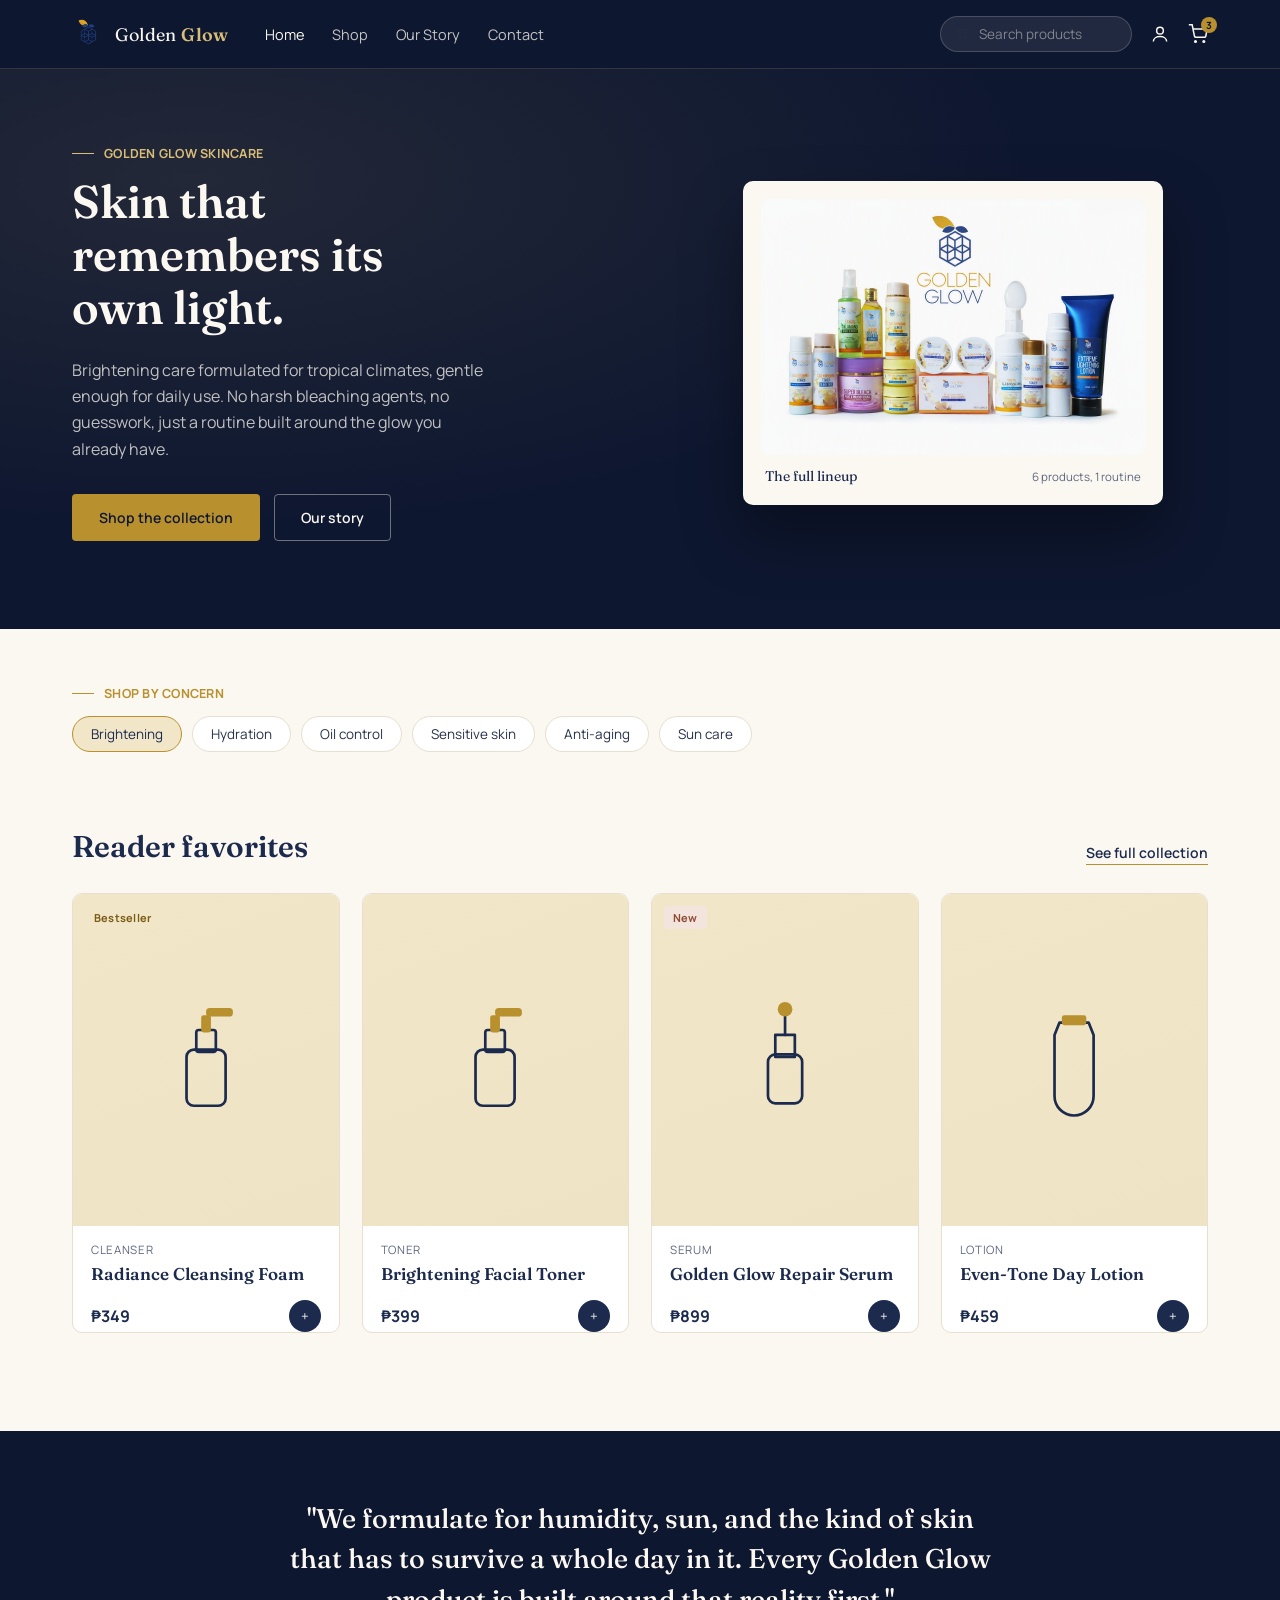
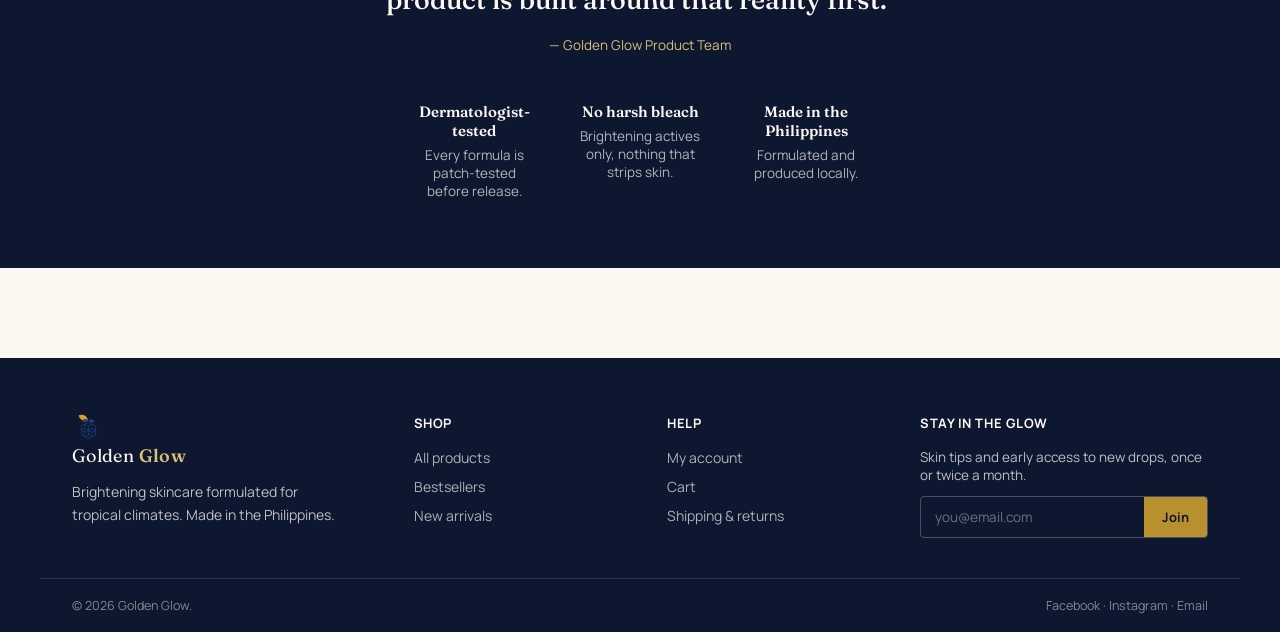
<file: index.html>
<!DOCTYPE html>
<html lang="en">
<head>
<meta charset="UTF-8">
<meta name="viewport" content="width=device-width, initial-scale=1.0">
<title>Golden Glow — Skin that remembers its own light</title>
<link rel="preconnect" href="https://fonts.googleapis.com">
<link href="https://fonts.googleapis.com/css2?family=Fraunces:opsz,wght@9..144,500;9..144,600&family=Manrope:wght@400;500;600;700&display=swap" rel="stylesheet">
<link rel="stylesheet" href="style.css">
<link rel="stylesheet" href="home.css">
</head>
<body>

<div class="topbar">
  <div class="topbar-inner">
    <a href="index.html" class="brand">
      <img src="assets/gglogo.png" alt="Golden Glow">
      <span class="brand-word">Golden <b>Glow</b></span>
    </a>
    <nav class="nav-links">
      <a href="index.html" class="current">Home</a>
      <a href="shop.html">Shop</a>
      <a href="index.html#story">Our Story</a>
      <a href="index.html#story">Contact</a>
    </nav>
    <div class="top-actions">
      <div class="top-search">
        <svg width="14" height="14" viewBox="0 0 24 24" fill="none" stroke="currentColor" stroke-width="2"><circle cx="11" cy="11" r="7"/><line x1="21" y1="21" x2="16.65" y2="16.65"/></svg>
        <input type="text" placeholder="Search products">
      </div>
      <a href="login.html" class="icon-link" title="Account">
        <svg width="20" height="20" viewBox="0 0 24 24" fill="none" stroke="currentColor" stroke-width="1.8"><circle cx="12" cy="8" r="4"/><path d="M4 21c0-4 4-6 8-6s8 2 8 6"/></svg>
      </a>
      <a href="cart.html" class="icon-link" title="Cart">
        <svg width="20" height="20" viewBox="0 0 24 24" fill="none" stroke="currentColor" stroke-width="1.8"><circle cx="9" cy="21" r="1"/><circle cx="19" cy="21" r="1"/><path d="M1 1h4l2.7 13.4a2 2 0 0 0 2 1.6h9.7a2 2 0 0 0 2-1.6L23 6H6"/></svg>
        <span class="cart-count">3</span>
      </a>
    </div>
  </div>
</div>

<section class="hero">
  <div class="hero-grid">
    <div class="hero-copy">
      <div class="eyebrow-line">GOLDEN GLOW SKINCARE</div>
      <h1>Skin that remembers its own light.</h1>
      <p>Brightening care formulated for tropical climates, gentle enough for daily use. No harsh bleaching agents, no guesswork, just a routine built around the glow you already have.</p>
      <div class="hero-actions">
        <a href="shop.html" class="btn btn-gold">Shop the collection</a>
        <a href="index.html#story" class="btn btn-ghost-light">Our story</a>
      </div>
    </div>
    <div class="hero-photo-wrap">
      <div class="hero-photo">
        <img src="assets/ggprod.png" alt="Golden Glow product lineup">
        <div class="hero-photo-cap">
          <span>The full lineup</span>
          <span>6 products, 1 routine</span>
        </div>
      </div>
    </div>
  </div>
</section>

<div class="wrap concerns">
  <div class="eyebrow-line">SHOP BY CONCERN</div>
  <div class="concerns-row">
    <a href="shop.html" class="chip active">Brightening</a>
    <a href="shop.html" class="chip">Hydration</a>
    <a href="shop.html" class="chip">Oil control</a>
    <a href="shop.html" class="chip">Sensitive skin</a>
    <a href="shop.html" class="chip">Anti-aging</a>
    <a href="shop.html" class="chip">Sun care</a>
  </div>
</div>

<div class="wrap featured">
  <div class="section-head">
    <h2>Reader favorites</h2>
    <a href="shop.html" class="see-all">See full collection</a>
  </div>
  <div class="grid-4">

    <a href="product.html" class="product-card">
      <div class="product-thumb">
        <span class="badge badge-gold">Bestseller</span>
        <svg viewBox="0 0 100 100"><rect class="pline" x="34" y="42" width="32" height="46" rx="6"/><rect class="pline" x="42" y="26" width="16" height="18" rx="2"/><rect class="pcap" x="46" y="14" width="8" height="14" rx="2"/><rect class="pcap" x="50" y="8" width="22" height="7" rx="3"/></svg>
      </div>
      <div class="product-body">
        <span class="product-cat">Cleanser</span>
        <span class="product-name">Radiance Cleansing Foam</span>
        <div class="product-row">
          <span class="product-price">₱349</span>
          <button class="add-line" type="button" aria-label="Add to cart">+</button>
        </div>
      </div>
    </a>

    <a href="product.html" class="product-card">
      <div class="product-thumb">
        <svg viewBox="0 0 100 100"><rect class="pline" x="34" y="42" width="32" height="46" rx="6"/><rect class="pline" x="42" y="26" width="16" height="18" rx="2"/><rect class="pcap" x="46" y="14" width="8" height="14" rx="2"/><rect class="pcap" x="50" y="8" width="22" height="7" rx="3"/></svg>
      </div>
      <div class="product-body">
        <span class="product-cat">Toner</span>
        <span class="product-name">Brightening Facial Toner</span>
        <div class="product-row">
          <span class="product-price">₱399</span>
          <button class="add-line" type="button" aria-label="Add to cart">+</button>
        </div>
      </div>
    </a>

    <a href="product.html" class="product-card">
      <div class="product-thumb">
        <span class="badge badge-blush">New</span>
        <svg viewBox="0 0 100 100"><rect class="pline" x="36" y="46" width="28" height="40" rx="6"/><rect class="pline" x="42" y="30" width="16" height="18"/><path class="pline" d="M50 10 L50 30"/><ellipse class="pcap" cx="50" cy="9" rx="6" ry="6"/></svg>
      </div>
      <div class="product-body">
        <span class="product-cat">Serum</span>
        <span class="product-name">Golden Glow Repair Serum</span>
        <div class="product-row">
          <span class="product-price">₱899</span>
          <button class="add-line" type="button" aria-label="Add to cart">+</button>
        </div>
      </div>
    </a>

    <a href="product.html" class="product-card">
      <div class="product-thumb">
        <svg viewBox="0 0 100 100"><path class="pline" d="M38 20 h24 l4 10 v50 a14 14 0 0 1 -32 0 v-50 z"/><rect class="pcap" x="40" y="14" width="20" height="8" rx="2"/></svg>
      </div>
      <div class="product-body">
        <span class="product-cat">Lotion</span>
        <span class="product-name">Even-Tone Day Lotion</span>
        <div class="product-row">
          <span class="product-price">₱459</span>
          <button class="add-line" type="button" aria-label="Add to cart">+</button>
        </div>
      </div>
    </a>

  </div>
</div>

<section class="promise" id="story">
  <div class="promise-inner">
    <blockquote>"We formulate for humidity, sun, and the kind of skin that has to survive a whole day in it. Every Golden Glow product is built around that reality first."</blockquote>
    <cite>— Golden Glow Product Team</cite>
    <div class="pillars">
      <div class="pillar"><b>Dermatologist-tested</b>Every formula is patch-tested before release.</div>
      <div class="pillar"><b>No harsh bleach</b>Brightening actives only, nothing that strips skin.</div>
      <div class="pillar"><b>Made in the Philippines</b>Formulated and produced locally.</div>
    </div>
  </div>
</section>

<footer class="site-footer">
  <div class="footer-top">
    <div class="footer-brand">
      <a href="index.html" class="brand">
        <img src="assets/gglogo.png" alt="Golden Glow">
        <span class="brand-word">Golden <b>Glow</b></span>
      </a>
      <p>Brightening skincare formulated for tropical climates. Made in the Philippines.</p>
    </div>
    <div>
      <h5>Shop</h5>
      <a href="shop.html">All products</a>
      <a href="shop.html">Bestsellers</a>
      <a href="shop.html">New arrivals</a>
    </div>
    <div>
      <h5>Help</h5>
      <a href="login.html">My account</a>
      <a href="cart.html">Cart</a>
      <a href="index.html#story">Shipping &amp; returns</a>
    </div>
    <div>
      <h5>Stay in the glow</h5>
      <p class="newsletter-copy">Skin tips and early access to new drops, once or twice a month.</p>
      <div class="footer-newsletter">
        <input type="email" placeholder="you@email.com">
        <button type="button">Join</button>
      </div>
    </div>
  </div>
  <div class="footer-bottom">
    <span>© 2026 Golden Glow.</span>
    <span>Facebook · Instagram · Email</span>
  </div>
</footer>

</body>
</html>
</file>
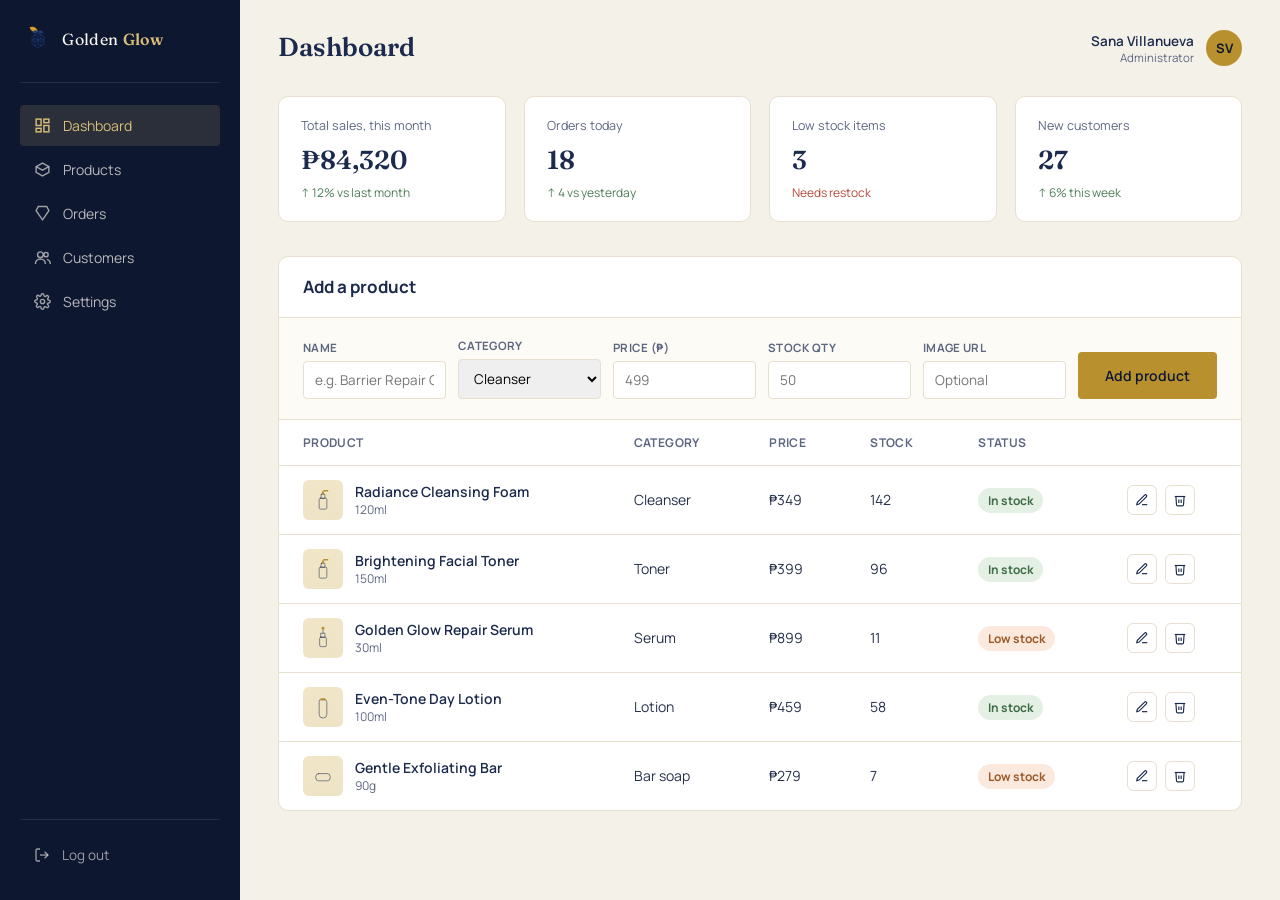
<file: admin.html>
<!DOCTYPE html>
<html lang="en">
<head>
<meta charset="UTF-8">
<meta name="viewport" content="width=device-width, initial-scale=1.0">
<title>Admin Dashboard — Golden Glow</title>
<meta http-equiv="refresh" content="0; url=admin.php">
<link rel="preconnect" href="https://fonts.googleapis.com">
<link href="https://fonts.googleapis.com/css2?family=Fraunces:opsz,wght@9..144,500;9..144,600&family=Manrope:wght@400;500;600;700&display=swap" rel="stylesheet">
<link rel="stylesheet" href="style.css">
<link rel="stylesheet" href="admin.css">
</head>
<body>

<div class="admin-shell">

  <aside class="sidebar">
    <a href="index.html" class="brand">
      <img src="assets/gglogo.png" alt="Golden Glow">
      <span class="brand-word">Golden <b>Glow</b></span>
    </a>
    <nav class="side-nav">
      <a href="admin.html" class="active">
        <svg width="17" height="17" viewBox="0 0 24 24" fill="none" stroke="currentColor" stroke-width="2"><rect x="3" y="3" width="7" height="9"/><rect x="14" y="3" width="7" height="5"/><rect x="14" y="12" width="7" height="9"/><rect x="3" y="16" width="7" height="5"/></svg>
        Dashboard
      </a>
      <a href="admin.html">
        <svg width="17" height="17" viewBox="0 0 24 24" fill="none" stroke="currentColor" stroke-width="2"><path d="M21 8l-9-5-9 5v8l9 5 9-5V8z"/><path d="M3 8l9 5 9-5"/></svg>
        Products
      </a>
      <a href="admin.html">
        <svg width="17" height="17" viewBox="0 0 24 24" fill="none" stroke="currentColor" stroke-width="2"><path d="M6 2h12l3 6-9 13L3 8z"/></svg>
        Orders
      </a>
      <a href="admin.html">
        <svg width="17" height="17" viewBox="0 0 24 24" fill="none" stroke="currentColor" stroke-width="2"><circle cx="9" cy="8" r="4"/><path d="M2 21c0-4 3-7 7-7s7 3 7 7"/><circle cx="17" cy="8" r="3"/><path d="M23 21c0-3-2-5.5-5-6.3"/></svg>
        Customers
      </a>
      <a href="admin.html">
        <svg width="17" height="17" viewBox="0 0 24 24" fill="none" stroke="currentColor" stroke-width="2"><circle cx="12" cy="12" r="3"/><path d="M19.4 15a1.7 1.7 0 0 0 .3 1.9l.1.1a2 2 0 1 1-2.8 2.8l-.1-.1a1.7 1.7 0 0 0-1.9-.3 1.7 1.7 0 0 0-1 1.6V21a2 2 0 1 1-4 0v-.2a1.7 1.7 0 0 0-1-1.6 1.7 1.7 0 0 0-1.9.3l-.1.1a2 2 0 1 1-2.8-2.8l.1-.1a1.7 1.7 0 0 0 .3-1.9 1.7 1.7 0 0 0-1.6-1H3a2 2 0 1 1 0-4h.2a1.7 1.7 0 0 0 1.6-1 1.7 1.7 0 0 0-.3-1.9l-.1-.1a2 2 0 1 1 2.8-2.8l.1.1a1.7 1.7 0 0 0 1.9.3H9a1.7 1.7 0 0 0 1-1.6V3a2 2 0 1 1 4 0v.2a1.7 1.7 0 0 0 1 1.6 1.7 1.7 0 0 0 1.9-.3l.1-.1a2 2 0 1 1 2.8 2.8l-.1.1a1.7 1.7 0 0 0-.3 1.9V9a1.7 1.7 0 0 0 1.6 1H21a2 2 0 1 1 0 4h-.2a1.7 1.7 0 0 0-1.6 1z"/></svg>
        Settings
      </a>
    </nav>
    <div class="side-foot">
      <a href="login.html">
        <svg width="16" height="16" viewBox="0 0 24 24" fill="none" stroke="currentColor" stroke-width="2"><path d="M9 21H5a2 2 0 0 1-2-2V5a2 2 0 0 1 2-2h4"/><polyline points="16 17 21 12 16 7"/><line x1="21" y1="12" x2="9" y2="12"/></svg>
        Log out
      </a>
    </div>
  </aside>

  <main class="admin-main">
    <div class="admin-topbar">
      <h1>Dashboard</h1>
      <div class="admin-who">
        <div>
          <div class="name">Sana Villanueva</div>
          <div class="role">Administrator</div>
        </div>
        <div class="avatar">SV</div>
      </div>
    </div>

    <div class="stat-grid">
      <div class="stat-card">
        <div class="label">Total sales, this month</div>
        <div class="value">₱84,320</div>
        <div class="delta up">↑ 12% vs last month</div>
      </div>
      <div class="stat-card">
        <div class="label">Orders today</div>
        <div class="value">18</div>
        <div class="delta up">↑ 4 vs yesterday</div>
      </div>
      <div class="stat-card">
        <div class="label">Low stock items</div>
        <div class="value">3</div>
        <div class="delta down">Needs restock</div>
      </div>
      <div class="stat-card">
        <div class="label">New customers</div>
        <div class="value">27</div>
        <div class="delta up">↑ 6% this week</div>
      </div>
    </div>

    <div class="panel">
      <div class="panel-head">
        <h2>Add a product</h2>
      </div>
      <div class="add-form">
        <div class="field"><label>Name</label><input type="text" placeholder="e.g. Barrier Repair Cream"></div>
        <div class="field"><label>Category</label>
          <select>
            <option>Cleanser</option>
            <option>Toner</option>
            <option>Serum</option>
            <option>Lotion</option>
            <option>Cream</option>
            <option>Bar soap</option>
          </select>
        </div>
        <div class="field"><label>Price (₱)</label><input type="number" placeholder="499"></div>
        <div class="field"><label>Stock qty</label><input type="number" placeholder="50"></div>
        <div class="field"><label>Image URL</label><input type="text" placeholder="Optional"></div>
        <button class="btn btn-gold" type="button">Add product</button>
      </div>

      <table>
        <thead>
          <tr>
            <th>Product</th>
            <th>Category</th>
            <th>Price</th>
            <th>Stock</th>
            <th>Status</th>
            <th></th>
          </tr>
        </thead>
        <tbody>
          <tr>
            <td>
              <div class="row-product">
                <div class="row-thumb"><svg viewBox="0 0 100 100"><rect class="pline" x="34" y="42" width="32" height="46" rx="6"/><rect class="pline" x="42" y="26" width="16" height="18" rx="2"/><rect class="pcap" x="46" y="14" width="8" height="14" rx="2"/><rect class="pcap" x="50" y="8" width="22" height="7" rx="3"/></svg></div>
                <div><div class="row-name">Radiance Cleansing Foam</div><div class="row-cat">120ml</div></div>
              </div>
            </td>
            <td>Cleanser</td>
            <td>₱349</td>
            <td>142</td>
            <td><span class="stock-tag ok">In stock</span></td>
            <td>
              <div class="row-actions">
                <button class="icon-btn" type="button" aria-label="Edit"><svg width="14" height="14" viewBox="0 0 24 24" fill="none" stroke="currentColor" stroke-width="2"><path d="M12 20h9"/><path d="M16.5 3.5a2.1 2.1 0 0 1 3 3L7 19l-4 1 1-4Z"/></svg></button>
                <button class="icon-btn danger" type="button" aria-label="Delete"><svg width="14" height="14" viewBox="0 0 24 24" fill="none" stroke="currentColor" stroke-width="2"><polyline points="3 6 5 6 21 6"/><path d="M19 6l-1 14a2 2 0 0 1-2 2H8a2 2 0 0 1-2-2L5 6"/><path d="M10 11v6"/><path d="M14 11v6"/></svg></button>
              </div>
            </td>
          </tr>
          <tr>
            <td>
              <div class="row-product">
                <div class="row-thumb"><svg viewBox="0 0 100 100"><rect class="pline" x="34" y="42" width="32" height="46" rx="6"/><rect class="pline" x="42" y="26" width="16" height="18" rx="2"/><rect class="pcap" x="46" y="14" width="8" height="14" rx="2"/><rect class="pcap" x="50" y="8" width="22" height="7" rx="3"/></svg></div>
                <div><div class="row-name">Brightening Facial Toner</div><div class="row-cat">150ml</div></div>
              </div>
            </td>
            <td>Toner</td>
            <td>₱399</td>
            <td>96</td>
            <td><span class="stock-tag ok">In stock</span></td>
            <td>
              <div class="row-actions">
                <button class="icon-btn" type="button" aria-label="Edit"><svg width="14" height="14" viewBox="0 0 24 24" fill="none" stroke="currentColor" stroke-width="2"><path d="M12 20h9"/><path d="M16.5 3.5a2.1 2.1 0 0 1 3 3L7 19l-4 1 1-4Z"/></svg></button>
                <button class="icon-btn danger" type="button" aria-label="Delete"><svg width="14" height="14" viewBox="0 0 24 24" fill="none" stroke="currentColor" stroke-width="2"><polyline points="3 6 5 6 21 6"/><path d="M19 6l-1 14a2 2 0 0 1-2 2H8a2 2 0 0 1-2-2L5 6"/><path d="M10 11v6"/><path d="M14 11v6"/></svg></button>
              </div>
            </td>
          </tr>
          <tr>
            <td>
              <div class="row-product">
                <div class="row-thumb"><svg viewBox="0 0 100 100"><rect class="pline" x="36" y="46" width="28" height="40" rx="6"/><rect class="pline" x="42" y="30" width="16" height="18"/><path class="pline" d="M50 10 L50 30"/><ellipse class="pcap" cx="50" cy="9" rx="6" ry="6"/></svg></div>
                <div><div class="row-name">Golden Glow Repair Serum</div><div class="row-cat">30ml</div></div>
              </div>
            </td>
            <td>Serum</td>
            <td>₱899</td>
            <td>11</td>
            <td><span class="stock-tag low">Low stock</span></td>
            <td>
              <div class="row-actions">
                <button class="icon-btn" type="button" aria-label="Edit"><svg width="14" height="14" viewBox="0 0 24 24" fill="none" stroke="currentColor" stroke-width="2"><path d="M12 20h9"/><path d="M16.5 3.5a2.1 2.1 0 0 1 3 3L7 19l-4 1 1-4Z"/></svg></button>
                <button class="icon-btn danger" type="button" aria-label="Delete"><svg width="14" height="14" viewBox="0 0 24 24" fill="none" stroke="currentColor" stroke-width="2"><polyline points="3 6 5 6 21 6"/><path d="M19 6l-1 14a2 2 0 0 1-2 2H8a2 2 0 0 1-2-2L5 6"/><path d="M10 11v6"/><path d="M14 11v6"/></svg></button>
              </div>
            </td>
          </tr>
          <tr>
            <td>
              <div class="row-product">
                <div class="row-thumb"><svg viewBox="0 0 100 100"><path class="pline" d="M38 20 h24 l4 10 v50 a14 14 0 0 1 -32 0 v-50 z"/><rect class="pcap" x="40" y="14" width="20" height="8" rx="2"/></svg></div>
                <div><div class="row-name">Even-Tone Day Lotion</div><div class="row-cat">100ml</div></div>
              </div>
            </td>
            <td>Lotion</td>
            <td>₱459</td>
            <td>58</td>
            <td><span class="stock-tag ok">In stock</span></td>
            <td>
              <div class="row-actions">
                <button class="icon-btn" type="button" aria-label="Edit"><svg width="14" height="14" viewBox="0 0 24 24" fill="none" stroke="currentColor" stroke-width="2"><path d="M12 20h9"/><path d="M16.5 3.5a2.1 2.1 0 0 1 3 3L7 19l-4 1 1-4Z"/></svg></button>
                <button class="icon-btn danger" type="button" aria-label="Delete"><svg width="14" height="14" viewBox="0 0 24 24" fill="none" stroke="currentColor" stroke-width="2"><polyline points="3 6 5 6 21 6"/><path d="M19 6l-1 14a2 2 0 0 1-2 2H8a2 2 0 0 1-2-2L5 6"/><path d="M10 11v6"/><path d="M14 11v6"/></svg></button>
              </div>
            </td>
          </tr>
          <tr>
            <td>
              <div class="row-product">
                <div class="row-thumb"><svg viewBox="0 0 100 100"><rect class="pline" x="20" y="40" width="60" height="30" rx="12"/></svg></div>
                <div><div class="row-name">Gentle Exfoliating Bar</div><div class="row-cat">90g</div></div>
              </div>
            </td>
            <td>Bar soap</td>
            <td>₱279</td>
            <td>7</td>
            <td><span class="stock-tag low">Low stock</span></td>
            <td>
              <div class="row-actions">
                <button class="icon-btn" type="button" aria-label="Edit"><svg width="14" height="14" viewBox="0 0 24 24" fill="none" stroke="currentColor" stroke-width="2"><path d="M12 20h9"/><path d="M16.5 3.5a2.1 2.1 0 0 1 3 3L7 19l-4 1 1-4Z"/></svg></button>
                <button class="icon-btn danger" type="button" aria-label="Delete"><svg width="14" height="14" viewBox="0 0 24 24" fill="none" stroke="currentColor" stroke-width="2"><polyline points="3 6 5 6 21 6"/><path d="M19 6l-1 14a2 2 0 0 1-2 2H8a2 2 0 0 1-2-2L5 6"/><path d="M10 11v6"/><path d="M14 11v6"/></svg></button>
              </div>
            </td>
          </tr>
        </tbody>
      </table>
    </div>

  </main>
</div>

</body>
</html>
</file>
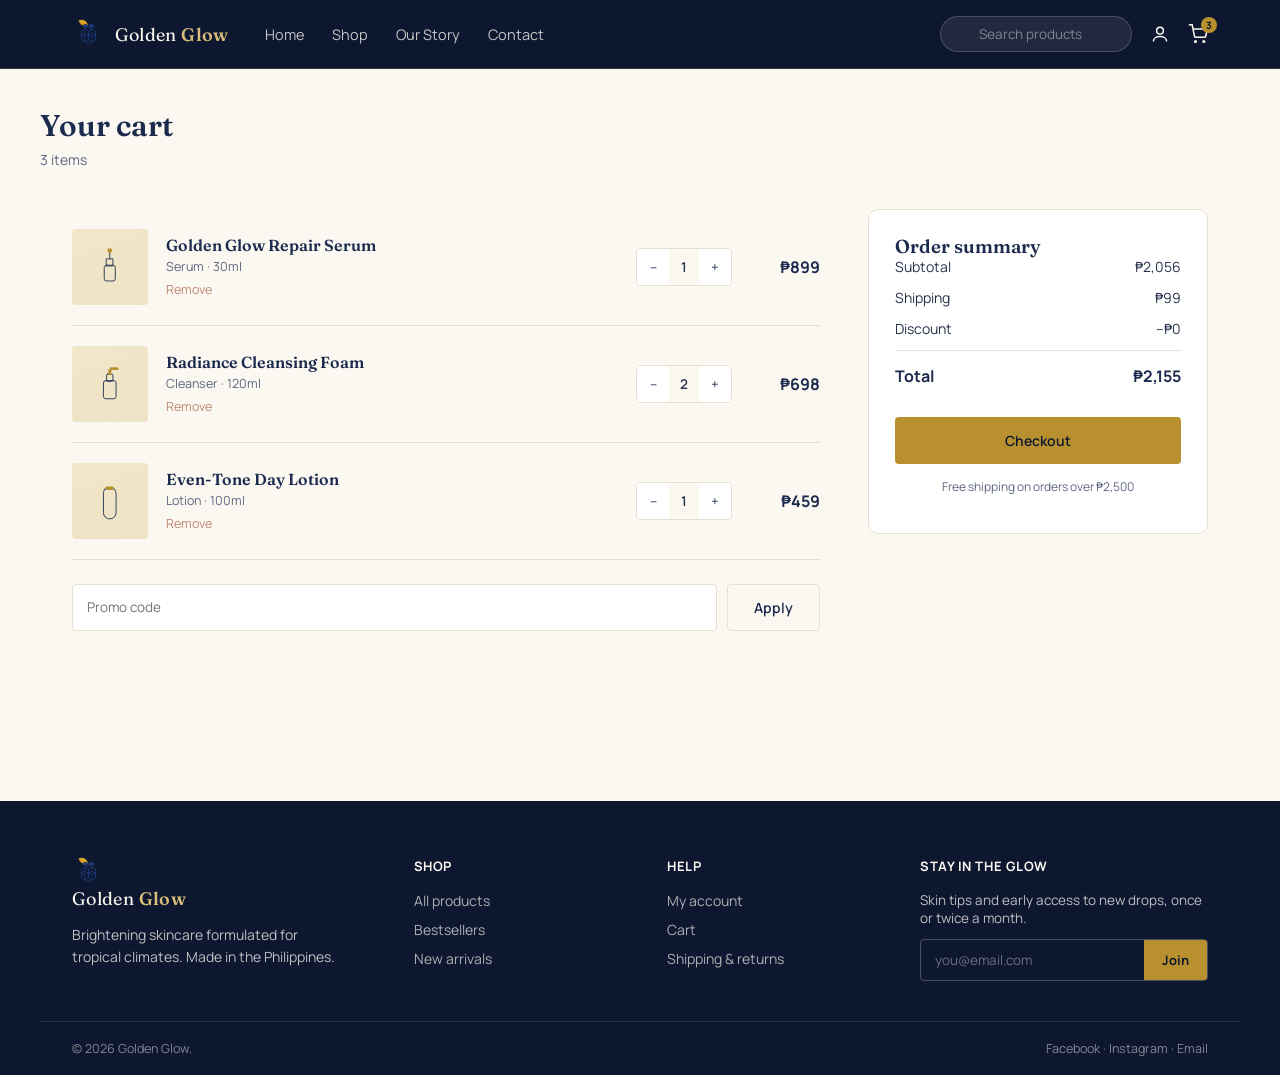
<file: cart.html>
<!DOCTYPE html>
<html lang="en">
<head>
<meta charset="UTF-8">
<meta name="viewport" content="width=device-width, initial-scale=1.0">
<title>Your Cart — Golden Glow</title>
<link rel="preconnect" href="https://fonts.googleapis.com">
<link href="https://fonts.googleapis.com/css2?family=Fraunces:opsz,wght@9..144,500;9..144,600&family=Manrope:wght@400;500;600;700&display=swap" rel="stylesheet">
<link rel="stylesheet" href="style.css">
<link rel="stylesheet" href="cart.css">
</head>
<body>

<div class="topbar">
  <div class="topbar-inner">
    <a href="index.html" class="brand">
      <img src="assets/gglogo.png" alt="Golden Glow">
      <span class="brand-word">Golden <b>Glow</b></span>
    </a>
    <nav class="nav-links">
      <a href="index.html">Home</a>
      <a href="shop.html">Shop</a>
      <a href="index.html#story">Our Story</a>
      <a href="index.html#story">Contact</a>
    </nav>
    <div class="top-actions">
      <div class="top-search">
        <svg width="14" height="14" viewBox="0 0 24 24" fill="none" stroke="currentColor" stroke-width="2"><circle cx="11" cy="11" r="7"/><line x1="21" y1="21" x2="16.65" y2="16.65"/></svg>
        <input type="text" placeholder="Search products">
      </div>
      <a href="login.html" class="icon-link" title="Account">
        <svg width="20" height="20" viewBox="0 0 24 24" fill="none" stroke="currentColor" stroke-width="1.8"><circle cx="12" cy="8" r="4"/><path d="M4 21c0-4 4-6 8-6s8 2 8 6"/></svg>
      </a>
      <a href="cart.html" class="icon-link" title="Cart">
        <svg width="20" height="20" viewBox="0 0 24 24" fill="none" stroke="currentColor" stroke-width="1.8"><circle cx="9" cy="21" r="1"/><circle cx="19" cy="21" r="1"/><path d="M1 1h4l2.7 13.4a2 2 0 0 0 2 1.6h9.7a2 2 0 0 0 2-1.6L23 6H6"/></svg>
        <span class="cart-count">3</span>
      </a>
    </div>
  </div>
</div>

<div class="wrap page-title">
  <h1>Your cart</h1>
  <p>3 items</p>
</div>

<div class="wrap cart-layout">
  <div>

    <div class="cart-line">
      <div class="cart-thumb"><svg viewBox="0 0 100 100"><rect class="pline" x="36" y="46" width="28" height="40" rx="6"/><rect class="pline" x="42" y="30" width="16" height="18"/><path class="pline" d="M50 10 L50 30"/><ellipse class="pcap" cx="50" cy="9" rx="6" ry="6"/></svg></div>
      <div class="cart-info">
        <div class="name">Golden Glow Repair Serum</div>
        <div class="cat">Serum · 30ml</div>
        <button class="remove" type="button">Remove</button>
      </div>
      <div class="cart-qty">
        <button type="button" aria-label="Decrease quantity">–</button>
        <span>1</span>
        <button type="button" aria-label="Increase quantity">+</button>
      </div>
      <div class="cart-line-price">₱899</div>
    </div>

    <div class="cart-line">
      <div class="cart-thumb"><svg viewBox="0 0 100 100"><rect class="pline" x="34" y="42" width="32" height="46" rx="6"/><rect class="pline" x="42" y="26" width="16" height="18" rx="2"/><rect class="pcap" x="46" y="14" width="8" height="14" rx="2"/><rect class="pcap" x="50" y="8" width="22" height="7" rx="3"/></svg></div>
      <div class="cart-info">
        <div class="name">Radiance Cleansing Foam</div>
        <div class="cat">Cleanser · 120ml</div>
        <button class="remove" type="button">Remove</button>
      </div>
      <div class="cart-qty">
        <button type="button" aria-label="Decrease quantity">–</button>
        <span>2</span>
        <button type="button" aria-label="Increase quantity">+</button>
      </div>
      <div class="cart-line-price">₱698</div>
    </div>

    <div class="cart-line">
      <div class="cart-thumb"><svg viewBox="0 0 100 100"><path class="pline" d="M38 20 h24 l4 10 v50 a14 14 0 0 1 -32 0 v-50 z"/><rect class="pcap" x="40" y="14" width="20" height="8" rx="2"/></svg></div>
      <div class="cart-info">
        <div class="name">Even-Tone Day Lotion</div>
        <div class="cat">Lotion · 100ml</div>
        <button class="remove" type="button">Remove</button>
      </div>
      <div class="cart-qty">
        <button type="button" aria-label="Decrease quantity">–</button>
        <span>1</span>
        <button type="button" aria-label="Increase quantity">+</button>
      </div>
      <div class="cart-line-price">₱459</div>
    </div>

    <div class="promo-row">
      <input type="text" placeholder="Promo code">
      <button class="btn btn-ghost" type="button">Apply</button>
    </div>
  </div>

  <div class="summary-card">
    <h3>Order summary</h3>
    <div class="summary-row"><span>Subtotal</span><span>₱2,056</span></div>
    <div class="summary-row"><span>Shipping</span><span>₱99</span></div>
    <div class="summary-row"><span>Discount</span><span>–₱0</span></div>
    <div class="summary-row total"><span>Total</span><span>₱2,155</span></div>
    <a href="login.html" class="btn btn-gold btn-block checkout-link">Checkout</a>
    <p class="summary-note">Free shipping on orders over ₱2,500</p>
  </div>
</div>

<footer class="site-footer">
  <div class="footer-top">
    <div class="footer-brand">
      <a href="index.html" class="brand">
        <img src="assets/gglogo.png" alt="Golden Glow">
        <span class="brand-word">Golden <b>Glow</b></span>
      </a>
      <p>Brightening skincare formulated for tropical climates. Made in the Philippines.</p>
    </div>
    <div>
      <h5>Shop</h5>
      <a href="shop.html">All products</a>
      <a href="shop.html">Bestsellers</a>
      <a href="shop.html">New arrivals</a>
    </div>
    <div>
      <h5>Help</h5>
      <a href="login.html">My account</a>
      <a href="cart.html">Cart</a>
      <a href="index.html#story">Shipping &amp; returns</a>
    </div>
    <div>
      <h5>Stay in the glow</h5>
      <p class="newsletter-copy">Skin tips and early access to new drops, once or twice a month.</p>
      <div class="footer-newsletter">
        <input type="email" placeholder="you@email.com">
        <button type="button">Join</button>
      </div>
    </div>
  </div>
  <div class="footer-bottom">
    <span>© 2026 Golden Glow.</span>
    <span>Facebook · Instagram · Email</span>
  </div>
</footer>

</body>
</html>
</file>
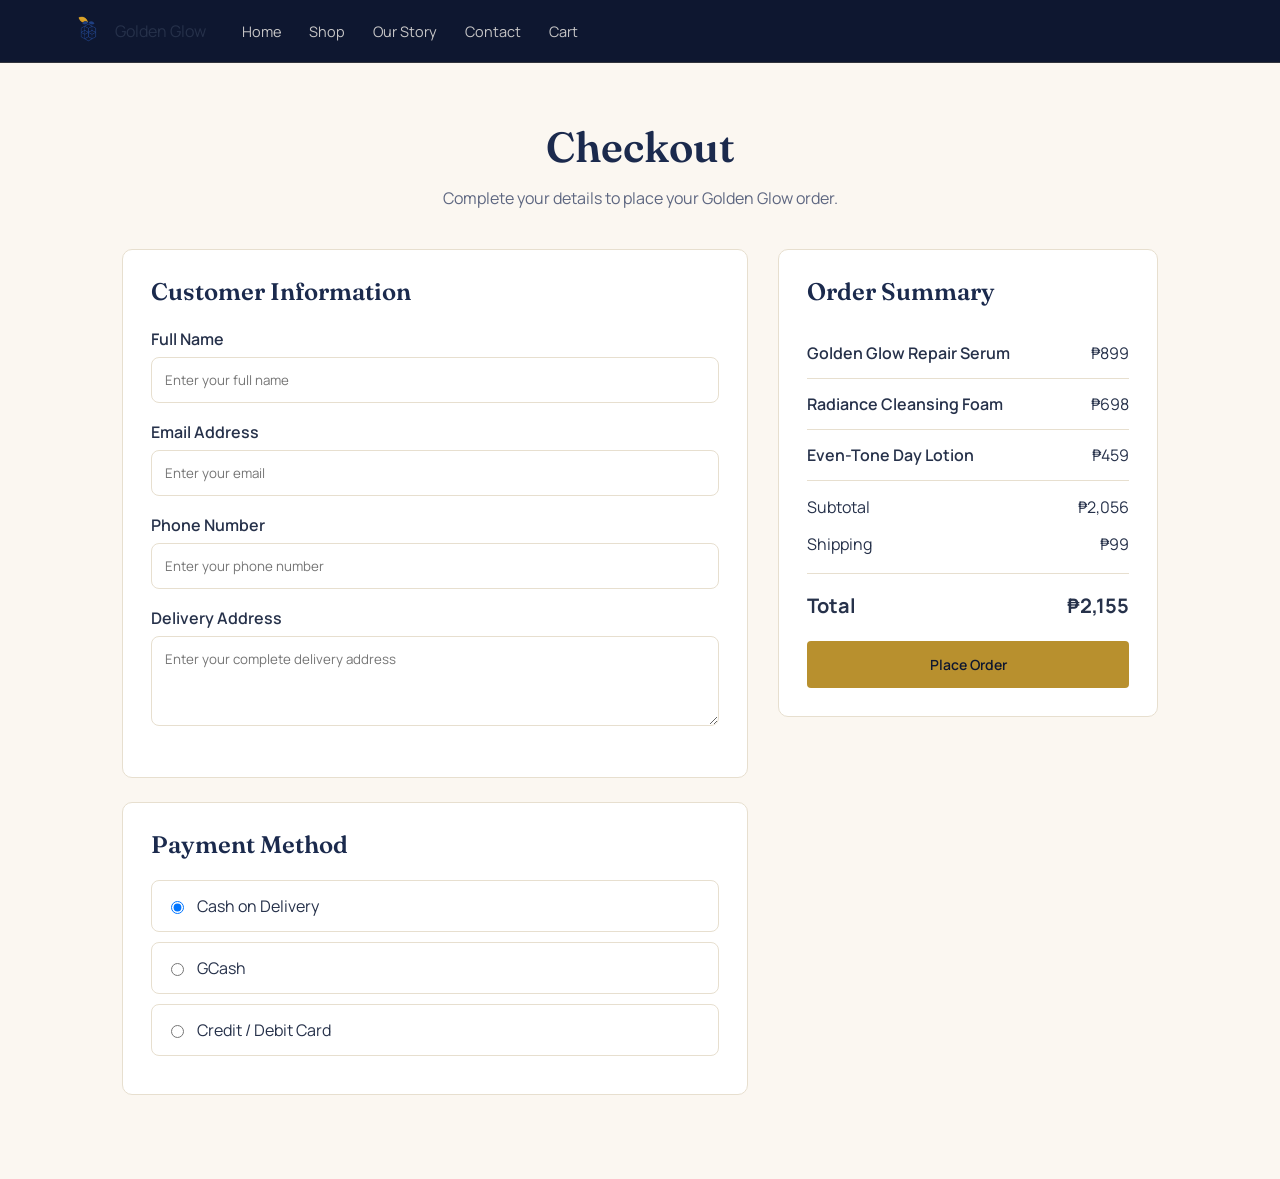
<file: checkout.html>
<!DOCTYPE html>
<html lang="en">
<head>
    <meta charset="UTF-8">
    <meta name="viewport" content="width=device-width, initial-scale=1.0">
    <title>Checkout - Golden Glow</title>

    <link rel="preconnect" href="https://fonts.googleapis.com">
    <link rel="preconnect" href="https://fonts.gstatic.com" crossorigin>
    <link href="https://fonts.googleapis.com/css2?family=Fraunces:opsz,wght@9..144,500;9..144,600&family=Manrope:wght@400;500;600;700&display=swap" rel="stylesheet">

    <link rel="stylesheet" href="style.css">
    <link rel="stylesheet" href="checkout.css">
</head>

<body>

    <header class="topbar">
        <div class="topbar-inner">

            <a href="index.html" class="brand">
                <img src="assets/gglogo.png" alt="Golden Glow Logo">
                <span>Golden Glow</span>
            </a>

            <nav class="nav-links">
                <a href="index.html">Home</a>
                <a href="shop.html">Shop</a>
                <a href="#">Our Story</a>
                <a href="#">Contact</a>
                <a href="cart.html">Cart</a>
            </nav>

        </div>
    </header>

    <main class="checkout-page">

        <div class="checkout-title">
            <h1>Checkout</h1>
            <p>Complete your details to place your Golden Glow order.</p>
        </div>

        <div class="checkout-grid">

            <div>

                <div class="checkout-card">
                    <h2>Customer Information</h2>

                    <div class="form-group">
                        <label for="name">Full Name</label>
                        <input type="text" id="name" placeholder="Enter your full name">
                    </div>

                    <div class="form-group">
                        <label for="email">Email Address</label>
                        <input type="email" id="email" placeholder="Enter your email">
                    </div>

                    <div class="form-group">
                        <label for="phone">Phone Number</label>
                        <input type="tel" id="phone" placeholder="Enter your phone number">
                    </div>

                    <div class="form-group">
                        <label for="address">Delivery Address</label>
                        <textarea id="address" placeholder="Enter your complete delivery address"></textarea>
                    </div>

                </div>

                <div class="checkout-card">
                    <h2>Payment Method</h2>

                    <label class="payment-option">
                        <input type="radio" name="payment" checked>
                        Cash on Delivery
                    </label>

                    <label class="payment-option">
                        <input type="radio" name="payment">
                        GCash
                    </label>

                    <label class="payment-option">
                        <input type="radio" name="payment">
                        Credit / Debit Card
                    </label>

                </div>

            </div>

            <div>

                <div class="checkout-card">
                    <h2>Order Summary</h2>

                    <div class="order-item">
                        <div class="order-item-name">
                            Golden Glow Repair Serum
                        </div>
                        <div class="order-item-price">
                            ₱899
                        </div>
                    </div>

                    <div class="order-item">
                        <div class="order-item-name">
                            Radiance Cleansing Foam
                        </div>
                        <div class="order-item-price">
                            ₱698
                        </div>
                    </div>

                    <div class="order-item">
                        <div class="order-item-name">
                            Even-Tone Day Lotion
                        </div>
                        <div class="order-item-price">
                            ₱459
                        </div>
                    </div>

                    <div class="summary-row">
                        <span>Subtotal</span>
                        <span>₱2,056</span>
                    </div>

                    <div class="summary-row">
                        <span>Shipping</span>
                        <span>₱99</span>
                    </div>

                    <div class="summary-row summary-total">
                        <span>Total</span>
                        <span>₱2,155</span>
                    </div>

                    <button class="btn btn-gold btn-block place-order-button">
                        Place Order
                    </button>

                </div>

            </div>

        </div>

    </main>

</body>
</html>
</file>
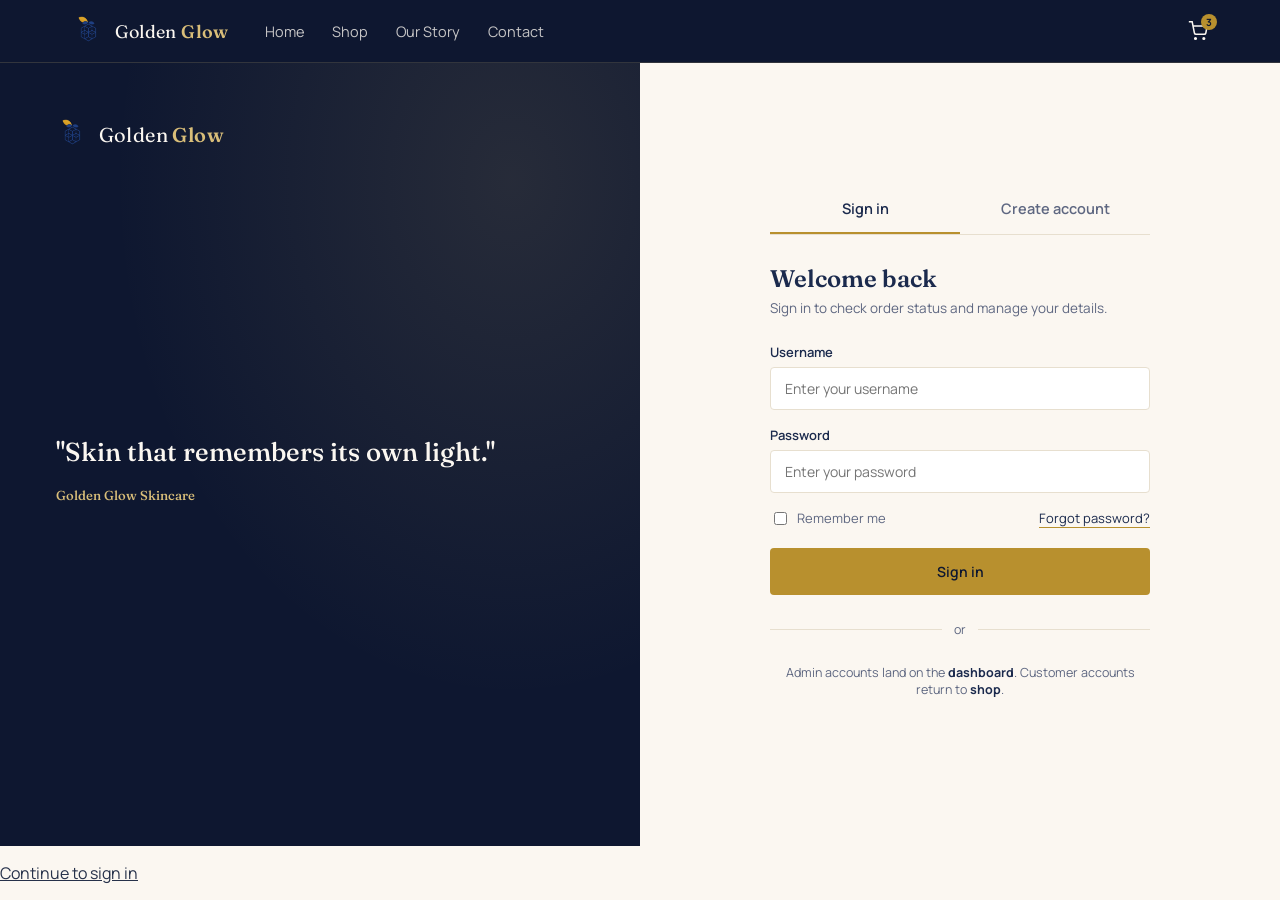
<file: login.html>
<!DOCTYPE html>
<html lang="en">
<head>
<meta charset="UTF-8">
<meta name="viewport" content="width=device-width, initial-scale=1.0">
<meta http-equiv="refresh" content="0; url=login.php">
<title>Sign In — Golden Glow</title>
<link rel="preconnect" href="https://fonts.googleapis.com">
<link href="https://fonts.googleapis.com/css2?family=Fraunces:opsz,wght@9..144,500;9..144,600&family=Manrope:wght@400;500;600;700&display=swap" rel="stylesheet">
<link rel="stylesheet" href="style.css">
<link rel="stylesheet" href="auth.css">
</head>
<body>

<div class="topbar">
  <div class="topbar-inner">
    <a href="index.html" class="brand">
      <img src="assets/gglogo.png" alt="Golden Glow">
      <span class="brand-word">Golden <b>Glow</b></span>
    </a>
    <nav class="nav-links">
      <a href="index.html">Home</a>
      <a href="shop.html">Shop</a>
      <a href="index.html#story">Our Story</a>
      <a href="index.html#story">Contact</a>
    </nav>
    <div class="top-actions">
      <a href="cart.html" class="icon-link" title="Cart">
        <svg width="20" height="20" viewBox="0 0 24 24" fill="none" stroke="currentColor" stroke-width="1.8"><circle cx="9" cy="21" r="1"/><circle cx="19" cy="21" r="1"/><path d="M1 1h4l2.7 13.4a2 2 0 0 0 2 1.6h9.7a2 2 0 0 0 2-1.6L23 6H6"/></svg>
        <span class="cart-count">3</span>
      </a>
    </div>
  </div>
</div>

<div class="auth-shell">
  <div class="auth-side">
    <a href="index.html" class="brand"><img src="assets/gglogo.png" alt="Golden Glow"><span class="brand-word">Golden <b>Glow</b></span></a>
    <blockquote>"Skin that remembers its own light."<cite>Golden Glow Skincare</cite></blockquote>
    <div></div>
  </div>

  <div class="auth-form-wrap">
    <div class="auth-form">
      <div class="auth-tabs">
        <button type="button" class="active">Sign in</button>
        <button type="button">Create account</button>
      </div>

      <h1>Welcome back</h1>
      <p class="sub">Sign in to check order status and manage your details.</p>

      <form>
        <div class="field">
          <label for="username">Username</label>
          <input type="text" id="username" placeholder="Enter your username">
        </div>
        <div class="field">
          <label for="password">Password</label>
          <input type="password" id="password" placeholder="Enter your password">
        </div>
        <div class="field-row">
          <label class="remember"><input type="checkbox"> Remember me</label>
          <a href="#" class="forgot">Forgot password?</a>
        </div>
        <button type="submit" class="btn btn-gold btn-block">Sign in</button>
      </form>

      <div class="divider">or</div>

      <p class="role-note">Admin accounts land on the <b>dashboard</b>. Customer accounts return to <b>shop</b>.</p>
    </div>
  </div>
</div>

<p><a href="login.php">Continue to sign in</a></p>
</body>
</html>
</file>
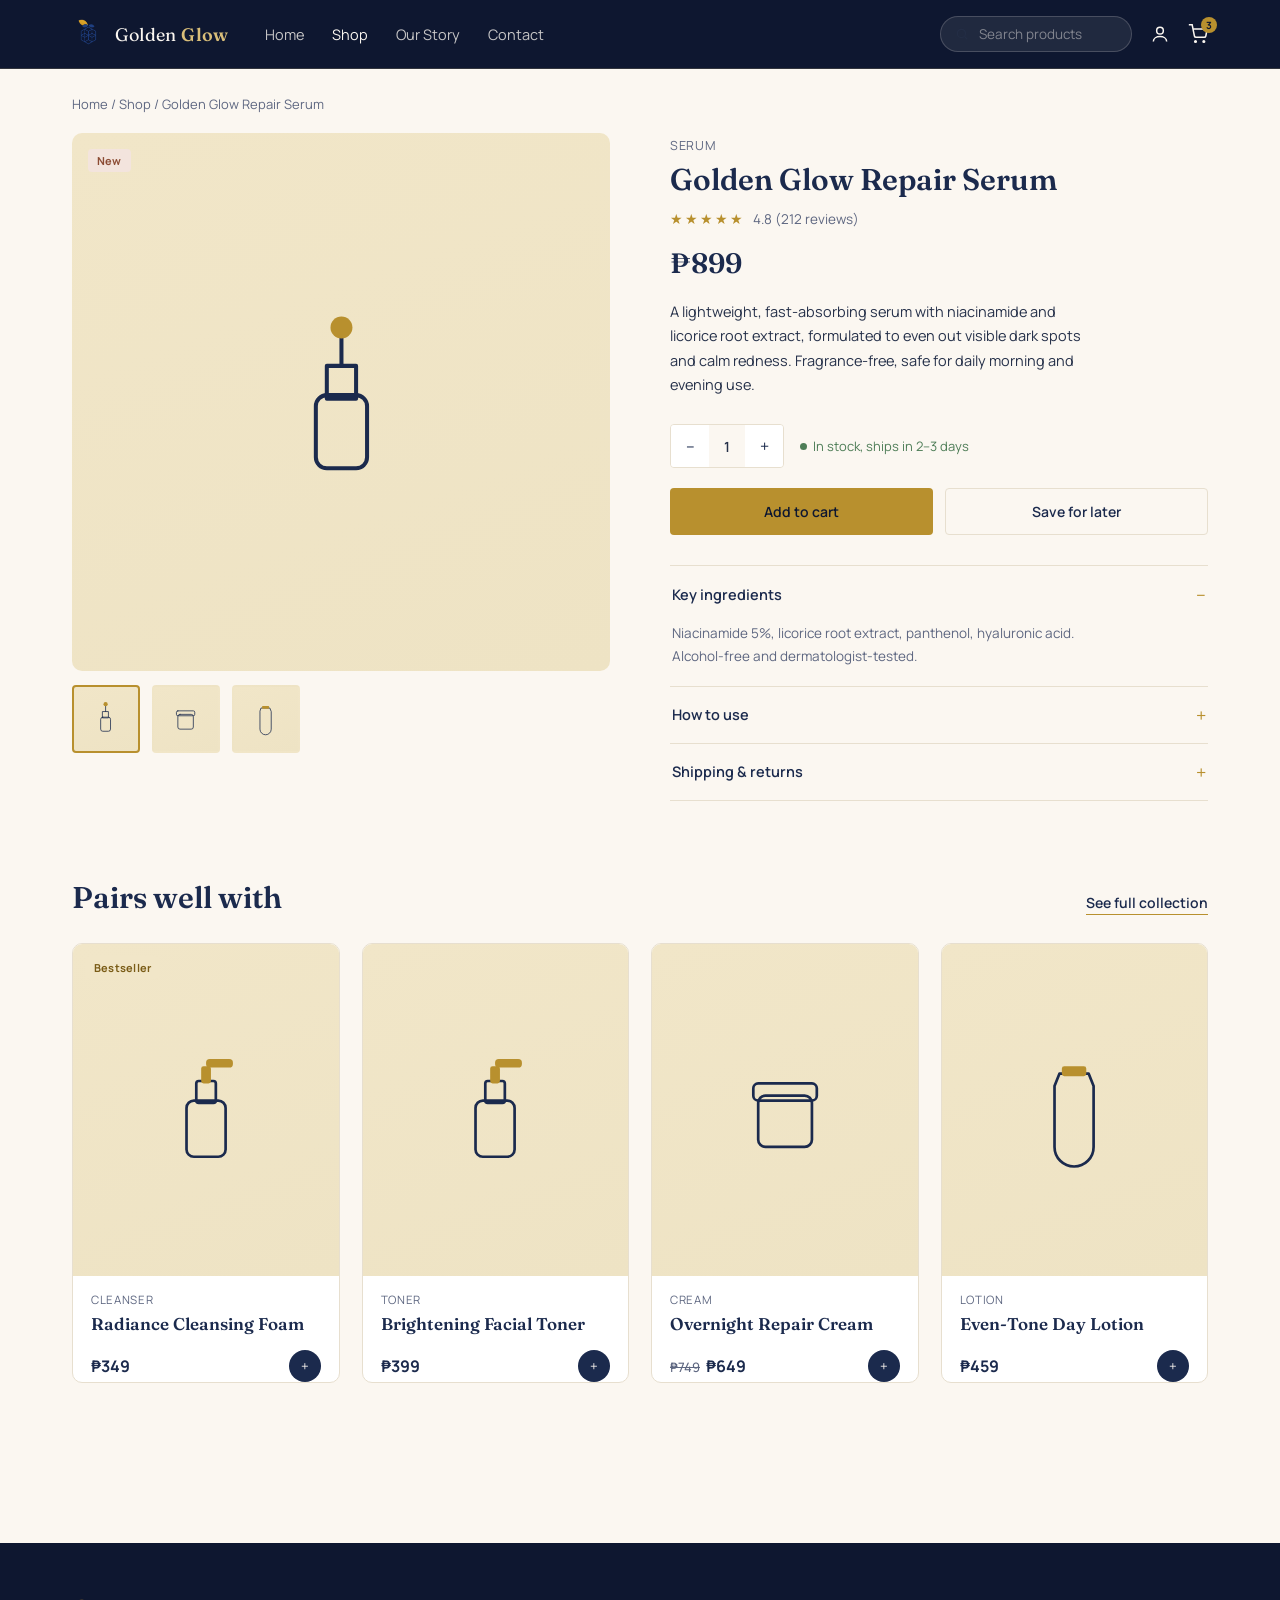
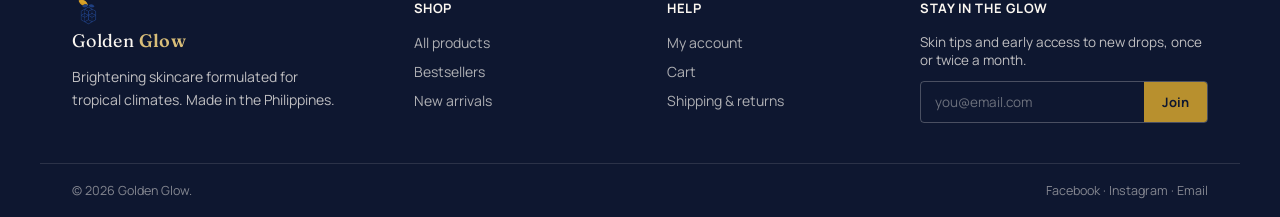
<file: product.html>
<!DOCTYPE html>
<html lang="en">
<head>
<meta charset="UTF-8">
<meta name="viewport" content="width=device-width, initial-scale=1.0">
<title>Golden Glow Repair Serum — Golden Glow</title>
<link rel="preconnect" href="https://fonts.googleapis.com">
<link href="https://fonts.googleapis.com/css2?family=Fraunces:opsz,wght@9..144,500;9..144,600&family=Manrope:wght@400;500;600;700&display=swap" rel="stylesheet">
<link rel="stylesheet" href="style.css">
<link rel="stylesheet" href="product.css">
</head>
<body>

<div class="topbar">
  <div class="topbar-inner">
    <a href="index.html" class="brand">
      <img src="assets/gglogo.png" alt="Golden Glow">
      <span class="brand-word">Golden <b>Glow</b></span>
    </a>
    <nav class="nav-links">
      <a href="index.html">Home</a>
      <a href="shop.html" class="current">Shop</a>
      <a href="index.html#story">Our Story</a>
      <a href="index.html#story">Contact</a>
    </nav>
    <div class="top-actions">
      <div class="top-search">
        <svg width="14" height="14" viewBox="0 0 24 24" fill="none" stroke="currentColor" stroke-width="2"><circle cx="11" cy="11" r="7"/><line x1="21" y1="21" x2="16.65" y2="16.65"/></svg>
        <input type="text" placeholder="Search products">
      </div>
      <a href="login.html" class="icon-link" title="Account">
        <svg width="20" height="20" viewBox="0 0 24 24" fill="none" stroke="currentColor" stroke-width="1.8"><circle cx="12" cy="8" r="4"/><path d="M4 21c0-4 4-6 8-6s8 2 8 6"/></svg>
      </a>
      <a href="cart.html" class="icon-link" title="Cart">
        <svg width="20" height="20" viewBox="0 0 24 24" fill="none" stroke="currentColor" stroke-width="1.8"><circle cx="9" cy="21" r="1"/><circle cx="19" cy="21" r="1"/><path d="M1 1h4l2.7 13.4a2 2 0 0 0 2 1.6h9.7a2 2 0 0 0 2-1.6L23 6H6"/></svg>
        <span class="cart-count">3</span>
      </a>
    </div>
  </div>
</div>

<div class="wrap">
  <div class="crumb"><a href="index.html">Home</a> / <a href="shop.html">Shop</a> / Golden Glow Repair Serum</div>

  <div class="product-layout">
    <div>
      <div class="gallery-main">
        <span class="badge badge-blush gallery-badge">New</span>
        <svg viewBox="0 0 100 100"><rect class="pline" x="36" y="46" width="28" height="40" rx="6"/><rect class="pline" x="42" y="30" width="16" height="18"/><path class="pline" d="M50 10 L50 30"/><ellipse class="pcap" cx="50" cy="9" rx="6" ry="6"/></svg>
      </div>
      <div class="gallery-thumbs">
        <div class="active"><svg viewBox="0 0 100 100"><rect class="pline" x="36" y="46" width="28" height="40" rx="6"/><rect class="pline" x="42" y="30" width="16" height="18"/><path class="pline" d="M50 10 L50 30"/><ellipse class="pcap" cx="50" cy="9" rx="6" ry="6"/></svg></div>
        <div><svg viewBox="0 0 100 100"><rect class="pline" x="28" y="38" width="44" height="42" rx="6"/><rect class="pline" x="24" y="28" width="52" height="14" rx="4"/></svg></div>
        <div><svg viewBox="0 0 100 100"><path class="pline" d="M38 20 h24 l4 10 v50 a14 14 0 0 1 -32 0 v-50 z"/><rect class="pcap" x="40" y="14" width="20" height="8" rx="2"/></svg></div>
      </div>
    </div>

    <div>
      <span class="p-cat">Serum</span>
      <h1 class="p-title">Golden Glow Repair Serum</h1>
      <div class="p-rating"><span class="stars">★★★★★</span> 4.8 (212 reviews)</div>

      <div class="p-price-row">
        <span class="p-price">₱899</span>
      </div>

      <p class="p-desc">A lightweight, fast-absorbing serum with niacinamide and licorice root extract, formulated to even out visible dark spots and calm redness. Fragrance-free, safe for daily morning and evening use.</p>

      <div class="qty-row">
        <div class="qty-stepper">
          <button type="button" aria-label="Decrease quantity">–</button>
          <span>1</span>
          <button type="button" aria-label="Increase quantity">+</button>
        </div>
        <span class="stock-note">In stock, ships in 2–3 days</span>
      </div>

      <div class="p-actions">
        <a href="cart.html" class="btn btn-gold">Add to cart</a>
        <button class="btn btn-ghost" type="button">Save for later</button>
      </div>

      <div class="accordion">
        <details class="accordion-item" open>
          <summary>Key ingredients</summary>
          <p>Niacinamide 5%, licorice root extract, panthenol, hyaluronic acid. Alcohol-free and dermatologist-tested.</p>
        </details>
        <details class="accordion-item">
          <summary>How to use</summary>
          <p>Apply 3–4 drops to clean, dry skin after toning. Follow with moisturizer and sunscreen in the morning. Use both AM and PM.</p>
        </details>
        <details class="accordion-item">
          <summary>Shipping &amp; returns</summary>
          <p>Metro Manila orders arrive in 2–3 business days, provincial orders in 4–7 days. Unopened items can be returned within 14 days.</p>
        </details>
      </div>
    </div>
  </div>
</div>

<div class="wrap related">
  <div class="section-head">
    <h2>Pairs well with</h2>
    <a href="shop.html" class="see-all">See full collection</a>
  </div>
  <div class="grid-4">

    <a href="product.html" class="product-card">
      <div class="product-thumb">
        <span class="badge badge-gold">Bestseller</span>
        <svg viewBox="0 0 100 100"><rect class="pline" x="34" y="42" width="32" height="46" rx="6"/><rect class="pline" x="42" y="26" width="16" height="18" rx="2"/><rect class="pcap" x="46" y="14" width="8" height="14" rx="2"/><rect class="pcap" x="50" y="8" width="22" height="7" rx="3"/></svg>
      </div>
      <div class="product-body">
        <span class="product-cat">Cleanser</span>
        <span class="product-name">Radiance Cleansing Foam</span>
        <div class="product-row"><span class="product-price">₱349</span><button class="add-line" type="button" aria-label="Add to cart">+</button></div>
      </div>
    </a>

    <a href="product.html" class="product-card">
      <div class="product-thumb">
        <svg viewBox="0 0 100 100"><rect class="pline" x="34" y="42" width="32" height="46" rx="6"/><rect class="pline" x="42" y="26" width="16" height="18" rx="2"/><rect class="pcap" x="46" y="14" width="8" height="14" rx="2"/><rect class="pcap" x="50" y="8" width="22" height="7" rx="3"/></svg>
      </div>
      <div class="product-body">
        <span class="product-cat">Toner</span>
        <span class="product-name">Brightening Facial Toner</span>
        <div class="product-row"><span class="product-price">₱399</span><button class="add-line" type="button" aria-label="Add to cart">+</button></div>
      </div>
    </a>

    <a href="product.html" class="product-card">
      <div class="product-thumb">
        <svg viewBox="0 0 100 100"><rect class="pline" x="28" y="38" width="44" height="42" rx="6"/><rect class="pline" x="24" y="28" width="52" height="14" rx="4"/></svg>
      </div>
      <div class="product-body">
        <span class="product-cat">Cream</span>
        <span class="product-name">Overnight Repair Cream</span>
        <div class="product-row"><span class="product-price"><span class="was">₱749</span>₱649</span><button class="add-line" type="button" aria-label="Add to cart">+</button></div>
      </div>
    </a>

    <a href="product.html" class="product-card">
      <div class="product-thumb">
        <svg viewBox="0 0 100 100"><path class="pline" d="M38 20 h24 l4 10 v50 a14 14 0 0 1 -32 0 v-50 z"/><rect class="pcap" x="40" y="14" width="20" height="8" rx="2"/></svg>
      </div>
      <div class="product-body">
        <span class="product-cat">Lotion</span>
        <span class="product-name">Even-Tone Day Lotion</span>
        <div class="product-row"><span class="product-price">₱459</span><button class="add-line" type="button" aria-label="Add to cart">+</button></div>
      </div>
    </a>

  </div>
</div>

<footer class="site-footer">
  <div class="footer-top">
    <div class="footer-brand">
      <a href="index.html" class="brand">
        <img src="assets/gglogo.png" alt="Golden Glow">
        <span class="brand-word">Golden <b>Glow</b></span>
      </a>
      <p>Brightening skincare formulated for tropical climates. Made in the Philippines.</p>
    </div>
    <div>
      <h5>Shop</h5>
      <a href="shop.html">All products</a>
      <a href="shop.html">Bestsellers</a>
      <a href="shop.html">New arrivals</a>
    </div>
    <div>
      <h5>Help</h5>
      <a href="login.html">My account</a>
      <a href="cart.html">Cart</a>
      <a href="index.html#story">Shipping &amp; returns</a>
    </div>
    <div>
      <h5>Stay in the glow</h5>
      <p class="newsletter-copy">Skin tips and early access to new drops, once or twice a month.</p>
      <div class="footer-newsletter">
        <input type="email" placeholder="you@email.com">
        <button type="button">Join</button>
      </div>
    </div>
  </div>
  <div class="footer-bottom">
    <span>© 2026 Golden Glow.</span>
    <span>Facebook · Instagram · Email</span>
  </div>
</footer>

</body>
</html>
</file>
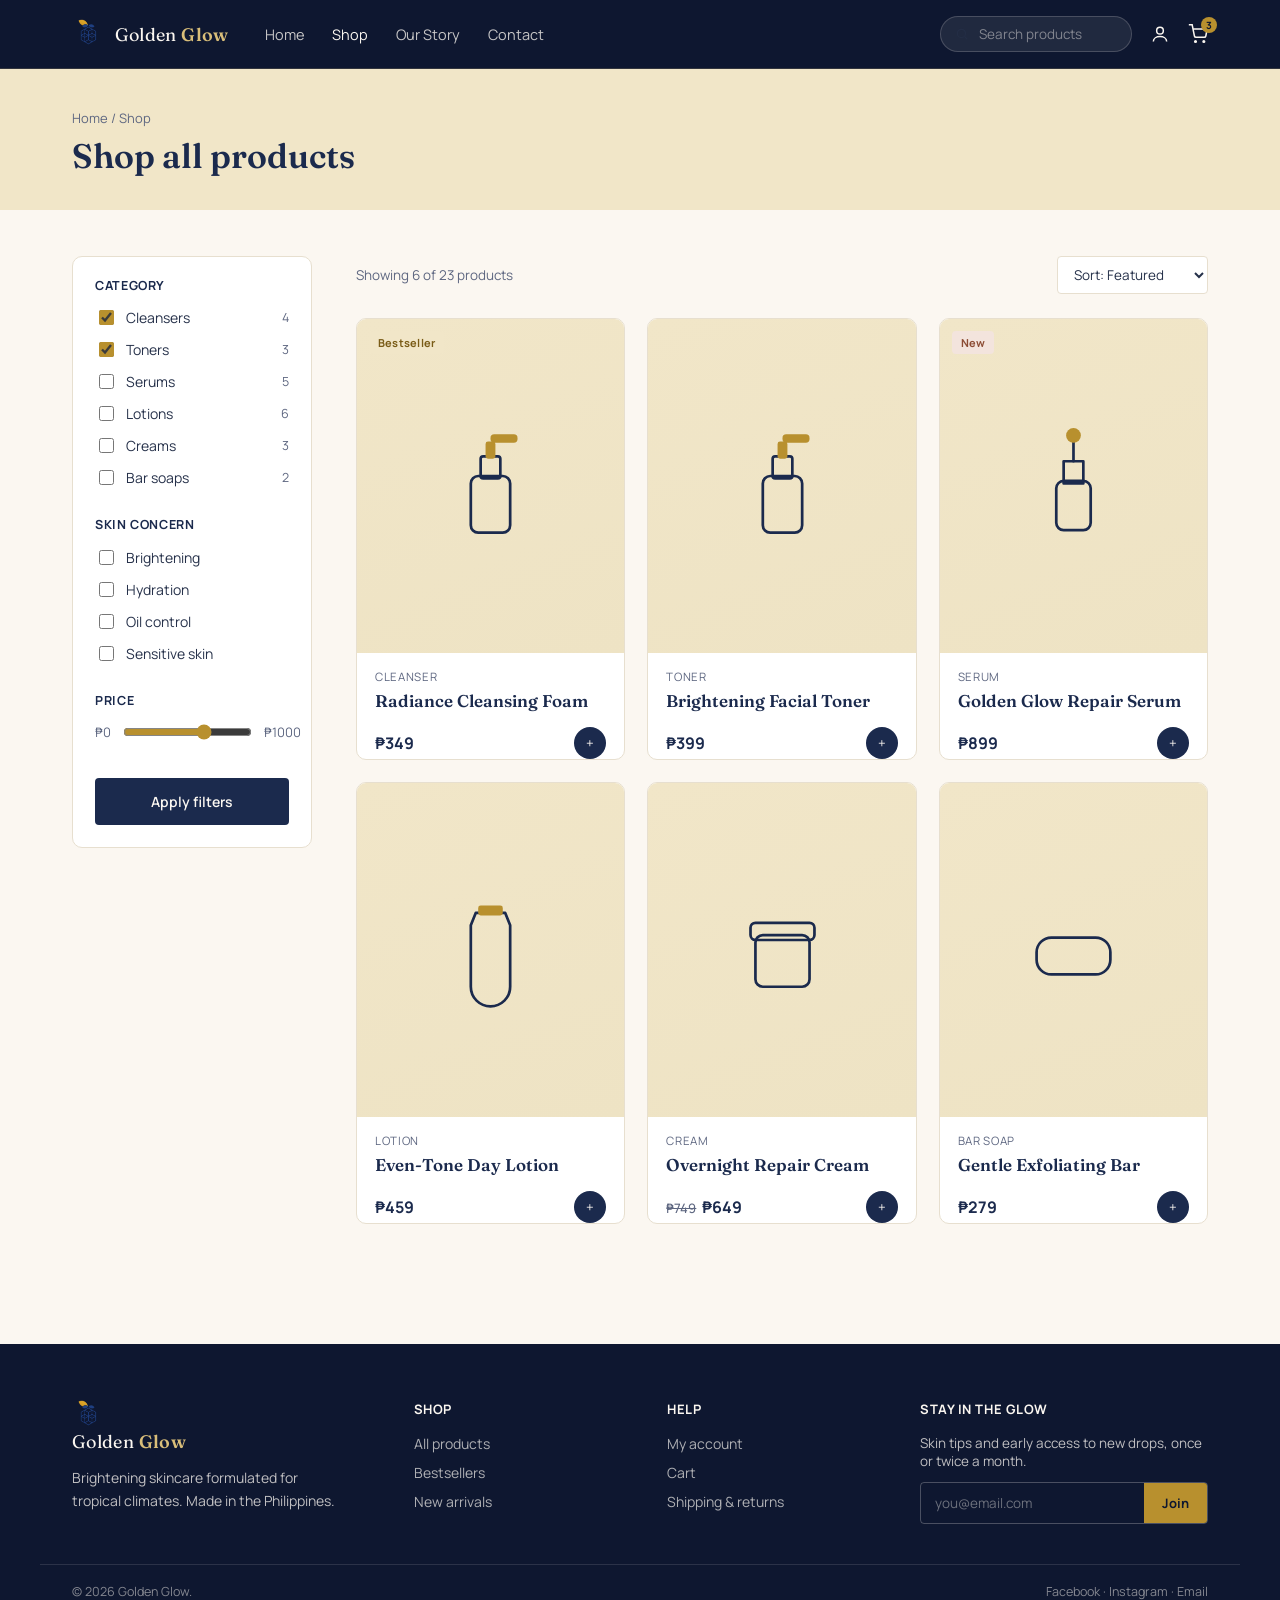
<file: shop.html>
<!DOCTYPE html>
<html lang="en">
<head>
<meta charset="UTF-8">
<meta name="viewport" content="width=device-width, initial-scale=1.0">
<title>Shop All — Golden Glow</title>
<link rel="preconnect" href="https://fonts.googleapis.com">
<link href="https://fonts.googleapis.com/css2?family=Fraunces:opsz,wght@9..144,500;9..144,600&family=Manrope:wght@400;500;600;700&display=swap" rel="stylesheet">
<link rel="stylesheet" href="style.css">
<link rel="stylesheet" href="shop.css">
</head>
<body>

<div class="topbar">
  <div class="topbar-inner">
    <a href="index.html" class="brand">
      <img src="assets/gglogo.png" alt="Golden Glow">
      <span class="brand-word">Golden <b>Glow</b></span>
    </a>
    <nav class="nav-links">
      <a href="index.html">Home</a>
      <a href="shop.html" class="current">Shop</a>
      <a href="index.html#story">Our Story</a>
      <a href="index.html#story">Contact</a>
    </nav>
    <div class="top-actions">
      <div class="top-search">
        <svg width="14" height="14" viewBox="0 0 24 24" fill="none" stroke="currentColor" stroke-width="2"><circle cx="11" cy="11" r="7"/><line x1="21" y1="21" x2="16.65" y2="16.65"/></svg>
        <input type="text" placeholder="Search products">
      </div>
      <a href="login.html" class="icon-link" title="Account">
        <svg width="20" height="20" viewBox="0 0 24 24" fill="none" stroke="currentColor" stroke-width="1.8"><circle cx="12" cy="8" r="4"/><path d="M4 21c0-4 4-6 8-6s8 2 8 6"/></svg>
      </a>
      <a href="cart.html" class="icon-link" title="Cart">
        <svg width="20" height="20" viewBox="0 0 24 24" fill="none" stroke="currentColor" stroke-width="1.8"><circle cx="9" cy="21" r="1"/><circle cx="19" cy="21" r="1"/><path d="M1 1h4l2.7 13.4a2 2 0 0 0 2 1.6h9.7a2 2 0 0 0 2-1.6L23 6H6"/></svg>
        <span class="cart-count">3</span>
      </a>
    </div>
  </div>
</div>

<div class="page-head">
  <div class="wrap">
    <div class="crumb"><a href="index.html">Home</a> / Shop</div>
    <h1>Shop all products</h1>
  </div>
</div>

<div class="wrap shop-layout">

  <aside>
    <div class="filter-group">
      <h4>Category</h4>
      <label class="filter-option"><input type="checkbox" checked> Cleansers <span class="count">4</span></label>
      <label class="filter-option"><input type="checkbox" checked> Toners <span class="count">3</span></label>
      <label class="filter-option"><input type="checkbox"> Serums <span class="count">5</span></label>
      <label class="filter-option"><input type="checkbox"> Lotions <span class="count">6</span></label>
      <label class="filter-option"><input type="checkbox"> Creams <span class="count">3</span></label>
      <label class="filter-option"><input type="checkbox"> Bar soaps <span class="count">2</span></label>
    </div>

    <div class="filter-group">
      <h4>Skin concern</h4>
      <label class="filter-option"><input type="checkbox"> Brightening</label>
      <label class="filter-option"><input type="checkbox"> Hydration</label>
      <label class="filter-option"><input type="checkbox"> Oil control</label>
      <label class="filter-option"><input type="checkbox"> Sensitive skin</label>
    </div>

    <div class="filter-group">
      <h4>Price</h4>
      <div class="price-range">
        <span>₱0</span>
        <input type="range" min="0" max="1000" value="650">
        <span>₱1000</span>
      </div>
    </div>

    <button class="btn btn-navy btn-block apply-btn" type="button">Apply filters</button>
  </aside>

  <div>
    <div class="shop-toolbar">
      <span class="result-count">Showing 6 of 23 products</span>
      <select class="sort-select">
        <option>Sort: Featured</option>
        <option>Price: low to high</option>
        <option>Price: high to low</option>
        <option>Newest</option>
      </select>
    </div>

    <div class="grid-3">

      <a href="product.html" class="product-card">
        <div class="product-thumb">
          <span class="badge badge-gold">Bestseller</span>
          <svg viewBox="0 0 100 100"><rect class="pline" x="34" y="42" width="32" height="46" rx="6"/><rect class="pline" x="42" y="26" width="16" height="18" rx="2"/><rect class="pcap" x="46" y="14" width="8" height="14" rx="2"/><rect class="pcap" x="50" y="8" width="22" height="7" rx="3"/></svg>
        </div>
        <div class="product-body">
          <span class="product-cat">Cleanser</span>
          <span class="product-name">Radiance Cleansing Foam</span>
          <div class="product-row"><span class="product-price">₱349</span><button class="add-line" type="button" aria-label="Add to cart">+</button></div>
        </div>
      </a>

      <a href="product.html" class="product-card">
        <div class="product-thumb">
          <svg viewBox="0 0 100 100"><rect class="pline" x="34" y="42" width="32" height="46" rx="6"/><rect class="pline" x="42" y="26" width="16" height="18" rx="2"/><rect class="pcap" x="46" y="14" width="8" height="14" rx="2"/><rect class="pcap" x="50" y="8" width="22" height="7" rx="3"/></svg>
        </div>
        <div class="product-body">
          <span class="product-cat">Toner</span>
          <span class="product-name">Brightening Facial Toner</span>
          <div class="product-row"><span class="product-price">₱399</span><button class="add-line" type="button" aria-label="Add to cart">+</button></div>
        </div>
      </a>

      <a href="product.html" class="product-card">
        <div class="product-thumb">
          <span class="badge badge-blush">New</span>
          <svg viewBox="0 0 100 100"><rect class="pline" x="36" y="46" width="28" height="40" rx="6"/><rect class="pline" x="42" y="30" width="16" height="18"/><path class="pline" d="M50 10 L50 30"/><ellipse class="pcap" cx="50" cy="9" rx="6" ry="6"/></svg>
        </div>
        <div class="product-body">
          <span class="product-cat">Serum</span>
          <span class="product-name">Golden Glow Repair Serum</span>
          <div class="product-row"><span class="product-price">₱899</span><button class="add-line" type="button" aria-label="Add to cart">+</button></div>
        </div>
      </a>

      <a href="product.html" class="product-card">
        <div class="product-thumb">
          <svg viewBox="0 0 100 100"><path class="pline" d="M38 20 h24 l4 10 v50 a14 14 0 0 1 -32 0 v-50 z"/><rect class="pcap" x="40" y="14" width="20" height="8" rx="2"/></svg>
        </div>
        <div class="product-body">
          <span class="product-cat">Lotion</span>
          <span class="product-name">Even-Tone Day Lotion</span>
          <div class="product-row"><span class="product-price">₱459</span><button class="add-line" type="button" aria-label="Add to cart">+</button></div>
        </div>
      </a>

      <a href="product.html" class="product-card">
        <div class="product-thumb">
          <svg viewBox="0 0 100 100"><rect class="pline" x="28" y="38" width="44" height="42" rx="6"/><rect class="pline" x="24" y="28" width="52" height="14" rx="4"/></svg>
        </div>
        <div class="product-body">
          <span class="product-cat">Cream</span>
          <span class="product-name">Overnight Repair Cream</span>
          <div class="product-row"><span class="product-price"><span class="was">₱749</span>₱649</span><button class="add-line" type="button" aria-label="Add to cart">+</button></div>
        </div>
      </a>

      <a href="product.html" class="product-card">
        <div class="product-thumb">
          <svg viewBox="0 0 100 100"><rect class="pline" x="20" y="40" width="60" height="30" rx="12"/></svg>
        </div>
        <div class="product-body">
          <span class="product-cat">Bar soap</span>
          <span class="product-name">Gentle Exfoliating Bar</span>
          <div class="product-row"><span class="product-price">₱279</span><button class="add-line" type="button" aria-label="Add to cart">+</button></div>
        </div>
      </a>

    </div>
  </div>
</div>

<footer class="site-footer">
  <div class="footer-top">
    <div class="footer-brand">
      <a href="index.html" class="brand">
        <img src="assets/gglogo.png" alt="Golden Glow">
        <span class="brand-word">Golden <b>Glow</b></span>
      </a>
      <p>Brightening skincare formulated for tropical climates. Made in the Philippines.</p>
    </div>
    <div>
      <h5>Shop</h5>
      <a href="shop.html">All products</a>
      <a href="shop.html">Bestsellers</a>
      <a href="shop.html">New arrivals</a>
    </div>
    <div>
      <h5>Help</h5>
      <a href="login.html">My account</a>
      <a href="cart.html">Cart</a>
      <a href="index.html#story">Shipping &amp; returns</a>
    </div>
    <div>
      <h5>Stay in the glow</h5>
      <p class="newsletter-copy">Skin tips and early access to new drops, once or twice a month.</p>
      <div class="footer-newsletter">
        <input type="email" placeholder="you@email.com">
        <button type="button">Join</button>
      </div>
    </div>
  </div>
  <div class="footer-bottom">
    <span>© 2026 Golden Glow.</span>
    <span>Facebook · Instagram · Email</span>
  </div>
</footer>

</body>
</html>
</file>
<file: style.css>
/* ==========================================================================
   Golden Glow — shared design system
   Serif display: Fraunces / UI sans: Manrope
   ========================================================================== */

:root {
  --ink: #12182B;
  --navy: #1B2A4D;
  --navy-deep: #0E1730;
  --gold: #B8902E;
  --gold-soft: #D9BE79;
  --gold-tint: #F1E6C8;
  --ivory: #FBF7F1;
  --paper: #FFFFFF;
  --blush: #C08872;
  --line: #E7DFCF;
  --text: #26314A;
  --text-soft: #5E6781;

  --serif: "Fraunces", Georgia, serif;
  --sans: "Manrope", -apple-system, BlinkMacSystemFont, "Segoe UI", sans-serif;

  --radius-s: 4px;
  --radius-m: 10px;
  --shadow-card: 0 1px 2px rgba(18, 24, 43, 0.06), 0 8px 24px rgba(18, 24, 43, 0.06);
}

* { box-sizing: border-box; }

html { scroll-behavior: smooth; }

body {
  margin: 0;
  font-family: var(--sans);
  color: var(--text);
  background: var(--ivory);
  -webkit-font-smoothing: antialiased;
}

h1, h2, h3, h4 {
  font-family: var(--serif);
  color: var(--navy);
  margin: 0;
  font-weight: 600;
  line-height: 1.15;
}

a { color: inherit; }

img { max-width: 100%; display: block; }

button, input, select { font-family: var(--sans); }

:focus-visible {
  outline: 2px solid var(--gold);
  outline-offset: 2px;
}

.wrap {
  max-width: 1200px;
  margin: 0 auto;
  padding: 0 clamp(16px, 4vw, 32px);
}

/* -------------------- Top bar -------------------- */

.topbar {
  position: sticky;
  top: 0;
  z-index: 50;
  background: var(--navy-deep);
  border-bottom: 1px solid rgba(217, 190, 121, 0.18);
}

.topbar-inner {
  max-width: 1200px;
  margin: 0 auto;
  padding: 16px clamp(16px, 4vw, 32px);
  display: flex;
  align-items: center;
  gap: clamp(14px, 3vw, 36px);
  min-width: 0;
}

.brand {
  display: flex;
  align-items: center;
  gap: 10px;
  text-decoration: none;
  flex-shrink: 0;
}

.brand img { height: 30px; width: auto; }

.brand-word {
  font-family: var(--serif);
  color: var(--ivory);
  font-size: 18px;
  letter-spacing: 0.02em;
}

.brand-word b { color: var(--gold-soft); font-weight: 600; }

.nav-links {
  display: flex;
  gap: 28px;
  margin-right: auto;
}

.nav-links a {
  color: rgba(251, 247, 241, 0.78);
  text-decoration: none;
  font-size: 14.5px;
}

.nav-links a.current { color: var(--ivory); }

.nav-links a:hover { color: var(--gold-soft); }

.top-actions {
  display: flex;
  align-items: center;
  gap: clamp(12px, 2vw, 18px);
  flex-shrink: 0;
}

.top-search {
  display: flex;
  align-items: center;
  gap: 8px;
  background: rgba(251, 247, 241, 0.08);
  border: 1px solid rgba(251, 247, 241, 0.18);
  border-radius: 20px;
  padding: 7px 14px;
}

.top-search input {
  background: none;
  border: none;
  color: var(--ivory);
  font-size: 13.5px;
  width: 140px;
}

.top-search input::placeholder { color: rgba(251, 247, 241, 0.45); }
.top-search input:focus { outline: none; }
.top-search svg { flex-shrink: 0; opacity: 0.6; }

.icon-link {
  color: var(--ivory);
  text-decoration: none;
  position: relative;
  display: flex;
}

.cart-count {
  position: absolute;
  top: -7px;
  right: -9px;
  background: var(--gold);
  color: var(--navy-deep);
  font-size: 10px;
  font-weight: 700;
  width: 16px;
  height: 16px;
  border-radius: 50%;
  display: flex;
  align-items: center;
  justify-content: center;
}

/* -------------------- Buttons -------------------- */

.btn {
  display: inline-flex;
  align-items: center;
  justify-content: center;
  gap: 8px;
  font-family: var(--sans);
  font-size: 14px;
  font-weight: 600;
  padding: 13px 26px;
  border-radius: var(--radius-s);
  border: 1px solid transparent;
  cursor: pointer;
  text-decoration: none;
  transition: background 0.15s ease, color 0.15s ease, border-color 0.15s ease;
}

.btn-gold {
  background: var(--gold);
  color: var(--navy-deep);
}
.btn-gold:hover { background: #a67f27; }

.btn-navy {
  background: var(--navy);
  color: var(--ivory);
}
.btn-navy:hover { background: var(--navy-deep); }

.btn-ghost-light {
  background: transparent;
  border-color: rgba(251, 247, 241, 0.4);
  color: var(--ivory);
}
.btn-ghost-light:hover { border-color: var(--gold-soft); color: var(--gold-soft); }

.btn-ghost {
  background: transparent;
  border-color: var(--line);
  color: var(--navy);
}
.btn-ghost:hover { border-color: var(--navy); }

.btn-block { width: 100%; }
.btn-sm { padding: 9px 16px; font-size: 13px; }

.visually-hidden {
  position: absolute;
  width: 1px;
  height: 1px;
  padding: 0;
  margin: -1px;
  overflow: hidden;
  clip: rect(0, 0, 0, 0);
  white-space: nowrap;
  border: 0;
}

.store-message {
  padding: 12px 14px;
  border: 1px solid #E7BDA8;
  border-radius: var(--radius-s);
  background: #FBE9DD;
  color: #783E2C;
}

.empty-state {
  padding: 30px 20px;
  border: 1px dashed var(--line);
  border-radius: var(--radius-m);
  color: var(--text-soft);
  text-align: center;
}

.empty-state p { margin-top: 0; }

/* -------------------- Chips / badges -------------------- */

.chip {
  display: inline-flex;
  align-items: center;
  padding: 8px 18px;
  border-radius: 20px;
  border: 1px solid var(--line);
  background: var(--paper);
  font-size: 13.5px;
  color: var(--text);
  text-decoration: none;
  white-space: nowrap;
}
.chip:hover, .chip.active {
  border-color: var(--gold);
  background: var(--gold-tint);
  color: var(--navy);
}

.badge {
  display: inline-block;
  font-size: 11px;
  font-weight: 700;
  letter-spacing: 0.02em;
  padding: 4px 9px;
  border-radius: var(--radius-s);
}
.badge-gold { background: var(--gold-tint); color: #7A5C17; }
.badge-blush { background: #F3E4DD; color: #8C4C34; }
.badge-navy { background: var(--navy); color: var(--ivory); }

.newsletter-copy { margin: 0 0 12px; font-size: 13.5px; }

/* -------------------- Product card -------------------- */

.product-card {
  display: flex;
  flex-direction: column;
  background: var(--paper);
  border: 1px solid var(--line);
  border-radius: var(--radius-m);
  overflow: hidden;
  text-decoration: none;
  color: var(--text);
}

.product-card-link {
  display: flex;
  flex: 1;
  flex-direction: column;
  color: inherit;
  text-decoration: none;
}

.product-thumb {
  aspect-ratio: 4 / 5;
  display: flex;
  align-items: center;
  justify-content: center;
  position: relative;
  background: linear-gradient(160deg, var(--gold-tint) 0%, #eee3c4 100%);
}

.product-thumb svg { width: 46%; height: 46%; }
.product-thumb img { position: absolute; inset: 0; width: 100%; height: 100%; padding: 12px; object-fit: contain; }

.product-thumb .badge { position: absolute; top: 12px; left: 12px; }

.product-body { padding: 16px 18px 0; display: flex; flex-direction: column; gap: 6px; flex: 1; }

.product-cat { font-size: 11.5px; text-transform: uppercase; letter-spacing: 0.06em; color: var(--text-soft); }

.product-name { font-family: var(--serif); font-size: 17px; color: var(--navy); font-weight: 600; }

.product-row { display: flex; align-items: center; justify-content: space-between; margin-top: auto; padding-top: 10px; }

.product-card-buy { display: flex; align-items: center; justify-content: space-between; padding: 10px 18px 18px; }
.product-card-buy form { margin: 0; }

.product-price { font-weight: 700; color: var(--navy); }
.product-price .was { font-weight: 500; color: var(--text-soft); text-decoration: line-through; margin-right: 6px; font-size: 13px; }

.add-line {
  width: 32px; height: 32px; border-radius: 50%;
  background: var(--navy); color: var(--ivory);
  border: none; cursor: pointer;
  display: flex; align-items: center; justify-content: center;
  flex-shrink: 0;
}
.add-line:hover { background: var(--gold); color: var(--navy-deep); }

/* -------------------- Footer -------------------- */

.site-footer {
  background: var(--navy-deep);
  color: rgba(251, 247, 241, 0.75);
  margin-top: 90px;
}

.footer-top {
  max-width: 1200px;
  margin: 0 auto;
  padding: 56px clamp(16px, 4vw, 32px) 40px;
  display: grid;
  grid-template-columns: 1.4fr 1fr 1fr 1.3fr;
  gap: 32px;
}

.footer-top h5 {
  color: var(--ivory);
  font-family: var(--sans);
  font-size: 13px;
  letter-spacing: 0.04em;
  text-transform: uppercase;
  margin: 0 0 16px;
  font-weight: 700;
}

.footer-top a {
  display: block;
  color: rgba(251, 247, 241, 0.68);
  text-decoration: none;
  font-size: 14px;
  margin-bottom: 10px;
}
.footer-top a:hover { color: var(--gold-soft); }

.footer-brand p { font-size: 14px; line-height: 1.6; max-width: 30ch; margin: 14px 0 0; }

.footer-newsletter {
  display: flex;
  margin-top: 6px;
  border: 1px solid rgba(251, 247, 241, 0.25);
  border-radius: var(--radius-s);
  overflow: hidden;
}
.footer-newsletter input {
  flex: 1;
  background: none;
  border: none;
  padding: 11px 14px;
  color: var(--ivory);
  font-size: 13.5px;
}
.footer-newsletter input::placeholder { color: rgba(251, 247, 241, 0.4); }
.footer-newsletter input:focus { outline: none; }
.footer-newsletter button {
  border: none;
  background: var(--gold);
  color: var(--navy-deep);
  font-weight: 700;
  padding: 0 18px;
  cursor: pointer;
  font-size: 13px;
}

.footer-bottom {
  border-top: 1px solid rgba(251, 247, 241, 0.12);
  padding: 18px clamp(16px, 4vw, 32px);
  max-width: 1200px;
  margin: 0 auto;
  display: flex;
  justify-content: space-between;
  font-size: 12.5px;
  color: rgba(251, 247, 241, 0.5);
}

/* -------------------- Section heading -------------------- */

.section-head {
  display: flex;
  align-items: flex-end;
  justify-content: space-between;
  margin-bottom: 28px;
  gap: 20px;
}

.section-head h2 { font-size: 30px; }
.section-head .see-all { font-size: 14px; font-weight: 600; color: var(--navy); text-decoration: none; border-bottom: 1px solid var(--gold); padding-bottom: 2px; white-space: nowrap; }

.eyebrow-line {
  display: flex;
  align-items: center;
  gap: 10px;
  color: var(--gold);
  font-size: 12.5px;
  font-weight: 700;
  letter-spacing: 0.02em;
  margin-bottom: 14px;
}
.eyebrow-line::before { content: ""; width: 22px; height: 1px; background: var(--gold); }

/* -------------------- Product line-art icons -------------------- */

.pline { fill: none; stroke: var(--navy); stroke-width: 2.2; stroke-linecap: round; stroke-linejoin: round; }
.pcap { fill: var(--gold); stroke: none; }

/* -------------------- Mobile -------------------- */

@media (max-width: 900px) {
  .topbar-inner { flex-wrap: wrap; row-gap: 10px; }
  .nav-links {
    display: flex;
    order: 3;
    flex: 0 0 100%;
    gap: 22px;
    margin: 0;
    overflow-x: auto;
    padding: 3px 0 2px;
    scrollbar-width: thin;
  }
  .nav-links a { flex-shrink: 0; }
  .top-search { display: none; }
  .footer-top { grid-template-columns: 1fr 1fr; }
}

@media (max-width: 640px) {
  .topbar-inner { padding-block: 12px; }
  .brand { gap: 7px; }
  .brand img { height: 26px; }
  .brand-word { font-size: 16px; }
  .nav-links { gap: 18px; }
  .nav-links a { font-size: 13px; }
  .footer-top { grid-template-columns: 1fr; padding: 40px clamp(16px, 5vw, 24px); gap: 26px; }
  .footer-bottom { flex-direction: column; gap: 8px; padding: 16px clamp(16px, 5vw, 24px); }
}

@media (max-width: 360px) {
  .topbar-inner { column-gap: 8px; }
  .top-actions { gap: 12px; }
  .brand-word { font-size: 15px; }
}
</file>
<file: home.css>
.hero {
  background: var(--navy-deep);
  background-image: radial-gradient(ellipse at 15% 20%, rgba(217,190,121,0.10), transparent 55%);
}
.hero-grid {
  max-width: 1200px; margin: 0 auto; padding: 76px 32px 88px;
  display: grid; grid-template-columns: 1fr 0.9fr; gap: 60px; align-items: center;
}
.hero-copy .eyebrow-line { color: var(--gold-soft); }
.hero-copy .eyebrow-line::before { background: var(--gold-soft); }
.hero-copy h1 { color: var(--ivory); font-size: 46px; max-width: 12ch; }
.hero-copy p { color: rgba(251,247,241,0.75); font-size: 16px; line-height: 1.65; max-width: 42ch; margin: 22px 0 32px; }
.hero-actions { display: flex; gap: 14px; flex-wrap: wrap; }
.hero-photo-wrap { display: flex; justify-content: center; }
.hero-photo {
  background: var(--ivory); border-radius: var(--radius-m); padding: 18px;
  box-shadow: 0 30px 60px rgba(0,0,0,0.35);
  max-width: 420px;
}
.hero-photo img { border-radius: 6px; }
.hero-photo-cap { display: flex; justify-content: space-between; align-items: center; padding: 12px 4px 2px; }
.hero-photo-cap span:first-child { font-family: var(--serif); color: var(--navy); font-size: 14px; }
.hero-photo-cap span:last-child { font-size: 11.5px; color: var(--text-soft); }

.concerns { padding: 56px clamp(16px, 4vw, 32px) 8px; }
.concerns-row { display: flex; gap: 10px; flex-wrap: wrap; }

.featured { padding: 70px clamp(16px, 4vw, 32px) 10px; }
.grid-4 { display: grid; grid-template-columns: repeat(4, 1fr); gap: 22px; }

.promise { background: var(--navy-deep); margin-top: 88px; padding: 68px 32px; }
.promise-inner { max-width: 720px; margin: 0 auto; text-align: center; }
.promise blockquote { font-family: var(--serif); color: var(--ivory); font-size: 27px; line-height: 1.5; margin: 0; font-weight: 500; }
.promise cite { display: block; margin-top: 16px; color: var(--gold-soft); font-style: normal; font-size: 13.5px; }
.pillars { display: flex; justify-content: center; gap: 46px; margin-top: 48px; flex-wrap: wrap; }
.pillar { color: rgba(251,247,241,0.7); font-size: 13.5px; max-width: 15ch; }
.pillar b { display: block; color: var(--ivory); font-family: var(--serif); font-size: 15px; margin-bottom: 6px; font-weight: 600; }

@media (max-width: 900px) {
  .hero-grid { grid-template-columns: 1fr; padding: 48px clamp(16px, 4vw, 32px) 60px; gap: 36px; }
  .hero-copy h1 { font-size: clamp(32px, 6vw, 40px); }
  .grid-4 { grid-template-columns: repeat(2, 1fr); }
  .hero-photo-wrap { order: -1; }
}

@media (max-width: 520px) {
  .hero-grid { padding-block: 32px 44px; gap: 28px; }
  .hero-copy h1 { font-size: clamp(30px, 9vw, 36px); }
  .hero-copy p { font-size: 14px; margin: 16px 0 24px; }
  .hero-photo { padding: 10px; }
  .hero-photo-cap { gap: 10px; flex-wrap: wrap; }
  .hero-photo-cap span:last-child { font-size: 10.5px; }
  .concerns { padding-top: 36px; }
  .featured { padding-top: 48px; }
  .grid-4 { gap: 14px; }
  .promise { margin-top: 54px; padding: 46px 20px; }
  .promise blockquote { font-size: 21px; }
  .pillars { gap: 24px; margin-top: 34px; }
  .pillar { max-width: 100%; width: 100%; }
}

@media (max-width: 380px) {
  .grid-4 { grid-template-columns: 1fr; }
}
</file>
<file: admin.css>
body { background: #F4F1E9; }

.admin-shell { display: grid; grid-template-columns: 240px minmax(0, 1fr); min-height: 100vh; min-width: 0; }

.sidebar {
  background: var(--navy-deep); color: rgba(251,247,241,0.8);
  padding: 26px 20px; display: flex; flex-direction: column;
}
.sidebar .brand { padding: 0 4px 30px; border-bottom: 1px solid rgba(251,247,241,0.1); margin-bottom: 22px; }
.sidebar .brand img { height: 26px; }
.sidebar .brand-word { color: var(--ivory); font-size: 16px; }
.side-nav { display: flex; flex-direction: column; gap: 3px; flex: 1; }
.side-nav a {
  display: flex; align-items: center; gap: 12px; padding: 11px 14px; border-radius: var(--radius-s);
  color: rgba(251,247,241,0.72); text-decoration: none; font-size: 14px;
}
.side-nav a svg { flex-shrink: 0; opacity: 0.85; }
.side-nav a:hover { background: rgba(251,247,241,0.06); color: var(--ivory); }
.side-nav a.active { background: rgba(217,190,121,0.14); color: var(--gold-soft); }
.side-nav a.active svg { opacity: 1; }
.side-foot { border-top: 1px solid rgba(251,247,241,0.1); padding-top: 16px; }
.side-foot a { display: flex; align-items: center; gap: 12px; padding: 10px 14px; color: rgba(251,247,241,0.6); text-decoration: none; font-size: 13.5px; }
.side-foot a:hover { color: var(--ivory); }
.logout-form { margin: 0; }
.logout-button { display: block; width: 100%; border: 0; background: transparent; padding: 10px 14px; color: rgba(251,247,241,0.6); text-align: left; font-size: 13.5px; cursor: pointer; }
.logout-button:hover { color: var(--ivory); }

.admin-main { min-width: 0; padding: 30px 38px 60px; }

.admin-topbar { display: flex; align-items: center; justify-content: space-between; margin-bottom: 30px; }
.admin-topbar h1 { font-size: 26px; }
.dashboard-subtitle { margin: 6px 0 0; color: var(--text-soft); font-size: 13px; }
.admin-topbar-actions { display: flex; align-items: center; gap: 12px; }
.admin-who { display: flex; align-items: center; gap: 12px; }
.admin-who .name { font-size: 13.5px; font-weight: 600; color: var(--navy); text-align: right; }
.admin-who .role { font-size: 11.5px; color: var(--text-soft); text-align: right; }
.avatar { width: 36px; height: 36px; border-radius: 50%; background: var(--gold); color: var(--navy-deep); display: flex; align-items: center; justify-content: center; font-weight: 700; font-size: 13px; }
.dashboard-logout-form { margin: 0; }
.dashboard-action { display: inline-flex; align-items: center; justify-content: center; min-height: 38px; padding: 8px 12px; border: 1px solid var(--line); border-radius: var(--radius-s); background: var(--paper); color: var(--navy); text-decoration: none; font-size: 12.5px; font-weight: 700; cursor: pointer; }
.dashboard-action:hover { border-color: var(--gold); }
.dashboard-logout { border-color: var(--navy); background: var(--navy); color: var(--ivory); }
.dashboard-logout:hover { border-color: var(--navy-deep); background: var(--navy-deep); color: var(--ivory); }

.stat-grid { display: grid; grid-template-columns: repeat(4, 1fr); gap: 18px; margin-bottom: 34px; }
.stat-card { background: var(--paper); border: 1px solid var(--line); border-radius: var(--radius-m); padding: 20px 22px; }
.stat-card .label { font-size: 12.5px; color: var(--text-soft); margin-bottom: 10px; }
.stat-card .value { font-family: var(--serif); font-size: 26px; color: var(--navy); font-weight: 600; }
.stat-card .delta { font-size: 12px; margin-top: 8px; }
.stat-card .delta.up { color: #4E7D57; }
.stat-card .delta.down { color: #B24B3B; }

.panel { background: var(--paper); border: 1px solid var(--line); border-radius: var(--radius-m); margin-bottom: 26px; }
.panel-head { display: flex; align-items: center; justify-content: space-between; padding: 20px 24px; border-bottom: 1px solid var(--line); }
.panel-head h2 { font-size: 17px; font-family: var(--sans); font-weight: 700; color: var(--navy); }

.add-form { display: grid; grid-template-columns: repeat(5, 1fr) auto; gap: 12px; padding: 20px 24px; align-items: end; border-bottom: 1px solid var(--line); background: #FDFBF6; }
.add-form .field label { display: block; font-size: 11.5px; font-weight: 700; color: var(--text-soft); text-transform: uppercase; letter-spacing: 0.03em; margin-bottom: 6px; }
.add-form input, .add-form select { width: 100%; padding: 9px 11px; border: 1px solid var(--line); border-radius: var(--radius-s); font-size: 13.5px; }

table { width: 100%; border-collapse: collapse; }
th { text-align: left; font-size: 12px; text-transform: uppercase; letter-spacing: 0.03em; color: var(--text-soft); padding: 14px 24px; border-bottom: 1px solid var(--line); }
td { padding: 14px 24px; border-bottom: 1px solid var(--line); font-size: 14px; color: var(--text); }
tr:last-child td { border-bottom: none; }
.row-product { display: flex; align-items: center; gap: 12px; }
.row-thumb { width: 40px; height: 40px; border-radius: 6px; background: linear-gradient(160deg, var(--gold-tint) 0%, #eee3c4 100%); display: flex; align-items: center; justify-content: center; }
.row-thumb svg { width: 60%; height: 60%; }
.row-name { font-weight: 600; color: var(--navy); font-size: 14px; }
.row-cat { font-size: 12px; color: var(--text-soft); }

.stock-tag { font-size: 12px; font-weight: 700; padding: 4px 10px; border-radius: 20px; }
.stock-tag.ok { background: #E4F0E4; color: #3E6C46; }
.stock-tag.low { background: #FBE9DD; color: #9C5A2A; }

.row-actions { display: flex; gap: 8px; }
.icon-btn { width: 30px; height: 30px; border: 1px solid var(--line); background: var(--paper); border-radius: 6px; display: flex; align-items: center; justify-content: center; cursor: pointer; color: var(--navy); }
.icon-btn:hover { border-color: var(--gold); }
.icon-btn.danger:hover { border-color: #B24B3B; color: #B24B3B; }

.dashboard-error {
  border-radius: var(--radius-s); padding: 13px 16px; margin-bottom: 22px; font-size: 13px;
}
.dashboard-error { background: #FBE9DD; border: 1px solid #E7BDA8; color: #783E2C; }
.analytics-panel { overflow: hidden; }
.panel-description { margin: 6px 0 0; color: var(--text-soft); font-size: 12px; }
.analytics-controls { display: flex; align-items: center; gap: 9px; }
.analytics-controls label { color: var(--text-soft); font-size: 12px; font-weight: 700; }
.analytics-controls select {
  padding: 9px 10px; border: 1px solid var(--line); border-radius: var(--radius-s);
  background: var(--paper); color: var(--text); font-size: 13px;
}
.analytics-controls .btn { padding: 9px 14px; border: 0; cursor: pointer; }
.analytics-stat-grid { grid-template-columns: repeat(4, 1fr); margin: 20px 24px 24px; }
.analytics-stat-grid .stat-card { padding: 16px; }
.analytics-stat-grid .value { font-size: 22px; }
.analytics-stat-grid .delta { color: var(--text-soft); line-height: 1.5; }
.chart-grid { display: grid; grid-template-columns: repeat(2, minmax(0, 1fr)); gap: 18px; padding: 0 24px 24px; }
.chart-card { min-width: 0; padding: 20px; border: 1px solid var(--line); border-radius: var(--radius-m); background: #FDFBF6; }
.chart-card-heading { display: flex; justify-content: space-between; align-items: flex-start; gap: 12px; margin-bottom: 20px; }
.chart-card-heading h3 { font: 700 14px var(--sans); color: var(--navy); }
.chart-card-heading p { margin: 6px 0 0; color: var(--text-soft); font-size: 12px; }
.chart-legend { display: inline-flex; align-items: center; gap: 6px; color: var(--text-soft); font-size: 11px; white-space: nowrap; }
.legend-swatch { width: 9px; height: 9px; border-radius: 50%; }
.historical-swatch { background: var(--navy); }
.forecast-swatch { background: var(--gold); }
.line-chart-scroll { overflow-x: auto; }
.line-chart-svg { display: block; width: 100%; height: auto; min-width: 470px; overflow: visible; }
.chart-grid-line { stroke: #E7DFCF; stroke-width: 1; }
.chart-axis-line { stroke: #8A8F9C; stroke-width: 1; }
.chart-axis-label, .chart-product-label, .chart-axis-title { fill: var(--text-soft); font-family: var(--sans); font-size: 11px; }
.chart-product-label { font-size: 10px; }
.chart-axis-title { font-size: 10px; font-weight: 700; }
.chart-line { fill: none; stroke-width: 3; stroke-linecap: round; stroke-linejoin: round; }
.chart-point { stroke: var(--paper); stroke-width: 2; }
.chart-point-value { fill: var(--navy); font-family: var(--sans); font-size: 11px; font-weight: 700; }
.forecast-card .chart-point-value { fill: #80600F; }
.forecast-values { display: grid; gap: 7px; margin-top: 4px; }
.forecast-values p { display: flex; justify-content: space-between; gap: 12px; margin: 0; color: var(--text-soft); font-size: 11px; }
.forecast-values strong { color: var(--navy); text-align: right; }
.chart-method-note, .chart-empty { margin: 18px 0 0; color: var(--text-soft); font-size: 11px; line-height: 1.55; }
.chart-empty { padding: 12px; border-radius: var(--radius-s); background: var(--paper); }
.ranking-grid { display: grid; grid-template-columns: repeat(2, minmax(0, 1fr)); gap: 18px; padding: 0 24px 24px; }
.ranking-card { min-width: 0; border: 1px solid var(--line); border-radius: var(--radius-m); overflow: hidden; }
.ranking-card h3 { padding: 17px 18px; font: 700 14px var(--sans); border-bottom: 1px solid var(--line); }
.table-scroll { overflow-x: auto; }
.analytics-table { min-width: 380px; }
.analytics-table th, .analytics-table td { padding: 12px 16px; }
.analytics-table th:first-child, .analytics-table td:first-child { width: 56px; color: var(--text-soft); }
.analytics-table th:last-child, .analytics-table td:last-child { text-align: right; white-space: nowrap; }
.no-sales { margin: 0 24px 24px; padding: 13px 16px; background: #FDFBF6; color: var(--text-soft); font-size: 13px; }
.dashboard-footnote { color: var(--text-soft); font-size: 12px; line-height: 1.6; }

@media (max-width: 1000px) {
  .admin-shell { grid-template-columns: minmax(0, 1fr); }
  .sidebar { display: none; }
  .stat-grid { grid-template-columns: repeat(2, 1fr); }
  .add-form { grid-template-columns: 1fr 1fr; }
  .analytics-stat-grid { grid-template-columns: repeat(2, 1fr); }
}

@media (max-width: 760px) {
  .admin-main { padding: 24px 16px 40px; }
  .admin-topbar { align-items: flex-start; flex-direction: column; gap: 16px; }
  .admin-topbar-actions { width: 100%; flex-wrap: wrap; }
  .admin-who { display: none; }
  .panel-head { align-items: flex-start; flex-direction: column; gap: 16px; }
  .analytics-controls { flex-wrap: wrap; }
  .chart-grid { grid-template-columns: 1fr; padding: 0 16px 16px; }
  .ranking-grid { grid-template-columns: 1fr; padding: 0 16px 16px; }
  .analytics-stat-grid { margin: 16px; gap: 10px; }
  .analytics-stat-grid .stat-card { padding: 13px; }
  .analytics-stat-grid .value { font-size: 19px; }
}
</file>
<file: cart.css>
.page-title { padding: 40px 0 6px; }
.page-title h1 { font-size: 30px; }
.page-title p { color: var(--text-soft); font-size: 14px; margin: 6px 0 0; }

.cart-layout { display: grid; grid-template-columns: minmax(0, 1fr) minmax(280px, 340px); gap: clamp(24px, 4vw, 48px); padding: 34px clamp(16px, 4vw, 32px) 80px; align-items: start; }

.cart-line {
  display: grid; grid-template-columns: 76px 1fr auto auto; gap: 18px; align-items: center;
  padding: 20px 0; border-bottom: 1px solid var(--line);
}
.cart-thumb {
  width: 76px; height: 76px; border-radius: var(--radius-s);
  background: linear-gradient(160deg, var(--gold-tint) 0%, #eee3c4 100%);
  display: flex; align-items: center; justify-content: center;
}
.cart-thumb svg { width: 52%; height: 52%; }
.cart-info .name { font-family: var(--serif); font-size: 16px; color: var(--navy); font-weight: 600; }
.cart-info .cat { font-size: 12.5px; color: var(--text-soft); margin-top: 3px; }
.cart-info .remove { font-size: 12.5px; color: var(--blush); background: none; border: none; padding: 6px 0 0; cursor: pointer; }

.cart-qty { display: flex; align-items: center; border: 1px solid var(--line); border-radius: var(--radius-s); overflow: hidden; height: 38px; }
.cart-qty button { width: 32px; height: 100%; border: none; background: var(--paper); cursor: pointer; color: var(--navy); }
.cart-qty button:hover { background: var(--gold-tint); }
.cart-qty span { width: 30px; text-align: center; font-size: 13.5px; font-weight: 600; }

.cart-line-price { font-weight: 700; color: var(--navy); text-align: right; min-width: 70px; }
.cart-quantity-form { display: flex; align-items: center; gap: 8px; }
.cart-quantity-form input { width: 62px; height: 38px; padding: 6px; border: 1px solid var(--line); border-radius: var(--radius-s); text-align: center; }
.cart-remove-form .remove,
.cart-unavailable .remove { font-size: 12.5px; color: var(--blush); background: none; border: none; padding: 6px 0 0; cursor: pointer; text-decoration: underline; }
.cart-unavailable { display: flex; align-items: center; justify-content: space-between; gap: 12px; padding: 14px; border: 1px solid var(--line); border-radius: var(--radius-s); }
.cart-unavailable p { margin: 0; color: var(--text-soft); font-size: 13px; }
.cart-unavailable form { flex-shrink: 0; }

.promo-row { display: flex; gap: 10px; margin-top: 24px; }
.promo-row input { flex: 1; padding: 11px 14px; border: 1px solid var(--line); border-radius: var(--radius-s); font-size: 13.5px; }

.summary-card {
  border: 1px solid var(--line); border-radius: var(--radius-m); padding: 26px;
  background: var(--paper); position: sticky; top: 90px;
}
.summary-card h2 { font-size: 18px; margin-bottom: 18px; }
.summary-row { display: flex; justify-content: space-between; font-size: 14px; color: var(--text); margin-bottom: 12px; }
.summary-row.total { font-weight: 700; color: var(--navy); font-size: 16px; border-top: 1px solid var(--line); padding-top: 14px; margin-top: 6px; }
.summary-note { font-size: 12px; color: var(--text-soft); margin-top: 14px; text-align: center; }
.checkout-link { margin-top: 18px; }

@media (max-width: 900px) {
  .cart-layout { grid-template-columns: minmax(0, 1fr); }
  .summary-card { position: static; }
  .cart-line { grid-template-columns: 60px minmax(0, 1fr) auto; grid-template-areas: "thumb info info" "thumb qty price"; row-gap: 8px; column-gap: 14px; }
  .cart-thumb { grid-area: thumb; width: 60px; height: 60px; }
  .cart-info { grid-area: info; min-width: 0; }
  .cart-quantity-form { grid-area: qty; width: max-content; }
  .cart-line-price { grid-area: price; }
}

@media (max-width: 420px) {
  .page-title { padding-top: 28px; }
  .page-title h1 { font-size: 27px; }
  .cart-layout { padding-top: 24px; }
  .cart-line { grid-template-columns: 48px minmax(0, 1fr); grid-template-areas: "thumb info" "thumb qty" "thumb price"; column-gap: 12px; }
  .cart-thumb { width: 48px; height: 48px; }
  .cart-info .name { font-size: 14px; }
  .cart-line-price { text-align: left; }
  .summary-card { padding: 20px; }
  .promo-row { flex-wrap: wrap; }
  .promo-row input { min-width: 0; }
  .cart-unavailable { align-items: flex-start; flex-direction: column; }
}
</file>
<file: checkout.css>
.checkout-page {
  max-width: 1100px;
  margin: 0 auto;
  padding: 60px clamp(16px, 4vw, 32px);
}

.checkout-title {
  text-align: center;
  margin-bottom: 40px;
}

.checkout-title h1 {
  font-family: var(--serif);
  font-size: 42px;
  margin-bottom: 10px;
}

.checkout-title p {
  color: var(--text-soft);
}

.checkout-customer { margin: -12px 0 20px; color: var(--text-soft); font-size: 13px; }
.payment-note { margin: 8px 0 0; color: var(--text-soft); font-size: 12px; line-height: 1.6; }
.confirmation-card { max-width: 620px; margin: 0 auto; text-align: center; }
.confirmation-card p { line-height: 1.6; }
.confirmation-card .btn { margin-top: 10px; }
.continue-shopping { display: block; margin-top: 16px; color: var(--navy); text-align: center; }

.checkout-grid {
  display: grid;
  grid-template-columns: minmax(0, 1fr) minmax(300px, 380px);
  gap: 30px;
}

.checkout-card {
  background: white;
  border: 1px solid var(--line);
  border-radius: var(--radius-m);
  padding: 28px;
  margin-bottom: 24px;
}

.checkout-card h2 {
  font-family: var(--serif);
  margin-bottom: 22px;
}

.form-group {
  margin-bottom: 18px;
}

.form-group label {
  display: block;
  font-weight: 600;
  margin-bottom: 7px;
}

.form-group input,
.form-group textarea,
.form-group select {
  width: 100%;
  padding: 13px;
  border: 1px solid var(--line);
  border-radius: 8px;
  font-family: inherit;
  box-sizing: border-box;
}

.form-group textarea {
  min-height: 90px;
  resize: vertical;
}

.payment-option {
  display: flex;
  align-items: center;
  gap: 10px;
  padding: 14px;
  border: 1px solid var(--line);
  border-radius: 8px;
  margin-bottom: 10px;
}

.payment-option input {
  width: auto;
}

.order-item {
  display: flex;
  justify-content: space-between;
  gap: 15px;
  padding: 14px 0;
  border-bottom: 1px solid var(--line);
}

.order-item:last-child {
  border-bottom: none;
}

.order-item-name {
  font-weight: 600;
}

.order-item-price {
  white-space: nowrap;
}

.summary-row {
  display: flex;
  justify-content: space-between;
  margin-top: 15px;
}

.summary-total {
  font-size: 20px;
  font-weight: 700;
  padding-top: 18px;
  margin-top: 18px;
  border-top: 1px solid var(--line);
}

.place-order-button {
  margin-top: 22px;
}

@media (max-width: 800px) {
  .checkout-grid {
    grid-template-columns: minmax(0, 1fr);
  }
}

@media (max-width: 520px) {
  .checkout-page { padding-block: 36px; }
  .checkout-title { margin-bottom: 28px; }
  .checkout-title h1 { font-size: 34px; }
  .checkout-card { padding: 20px; }
  .summary-total { font-size: 18px; }
}
</file>
<file: auth.css>
body { display: flex; min-height: 100vh; flex-direction: column; }
.auth-shell { flex: 1; display: grid; grid-template-columns: 1fr 1fr; }

.auth-side {
  background: var(--navy-deep);
  background-image: radial-gradient(ellipse at 80% 15%, rgba(217,190,121,0.12), transparent 55%);
  color: var(--ivory);
  padding: 56px;
  display: flex; flex-direction: column; justify-content: space-between;
}
.auth-side .brand-word { font-size: 20px; }
.auth-side blockquote {
  font-family: var(--serif); font-size: 26px; line-height: 1.5; font-weight: 500;
  max-width: 26ch; margin: 0;
}
.auth-side cite { font-style: normal; color: var(--gold-soft); font-size: 13px; display: block; margin-top: 14px; }

.auth-form-wrap {
  display: flex; align-items: center; justify-content: center; padding: 56px 40px;
  min-width: 0;
}
.auth-form { width: 100%; max-width: 380px; }

.auth-tabs { display: flex; border-bottom: 1px solid var(--line); margin-bottom: 30px; }
.auth-tabs button {
  flex: 1; background: none; border: none; padding: 0 0 14px; font-size: 14.5px; font-weight: 600;
  color: var(--text-soft); cursor: pointer; border-bottom: 2px solid transparent;
}
.auth-tabs button.active { color: var(--navy); border-color: var(--gold); }

.auth-form h1 { font-size: 24px; margin-bottom: 6px; }
.auth-form > p.sub { color: var(--text-soft); font-size: 13.5px; margin: 0 0 26px; }
.auth-error { padding: 11px 13px; margin: 0 0 18px; border: 1px solid #E7BDA8; border-radius: var(--radius-s); background: #FBE9DD; color: #783E2C; font-size: 13px; }
.auth-error ul { margin: 0; padding-left: 18px; }
.auth-error li + li { margin-top: 5px; }

.field { margin-bottom: 16px; }
.field label { display: block; font-size: 13px; font-weight: 600; color: var(--navy); margin-bottom: 6px; }
.field input {
  width: 100%; padding: 11px 14px; border: 1px solid var(--line); border-radius: var(--radius-s);
  font-size: 14px; color: var(--text);
}
.field input:focus { outline: none; border-color: var(--gold); }
.field small { display: block; margin-top: 6px; color: var(--text-soft); font-size: 12px; line-height: 1.5; }

.field-row { display: flex; align-items: center; justify-content: space-between; margin-bottom: 20px; }
.remember { display: flex; align-items: center; gap: 7px; font-size: 13px; color: var(--text-soft); }
.remember input { accent-color: var(--gold); }
.forgot { font-size: 13px; color: var(--navy); text-decoration: none; border-bottom: 1px solid var(--gold); }

.divider { display: flex; align-items: center; gap: 12px; margin: 26px 0; color: var(--text-soft); font-size: 12.5px; }
.divider::before, .divider::after { content: ""; flex: 1; height: 1px; background: var(--line); }

.role-note { font-size: 12.5px; color: var(--text-soft); text-align: center; margin-top: 20px; }
.role-note b { color: var(--navy); }

@media (max-width: 860px) {
  .auth-shell { grid-template-columns: 1fr; }
  .auth-side { display: none; }
  .auth-form-wrap { padding: 48px 24px; }
}

@media (max-width: 420px) {
  .auth-form-wrap { padding: 36px 18px; }
  .auth-form h1 { font-size: 22px; }
  .field-row { align-items: flex-start; gap: 12px; flex-wrap: wrap; }
}
</file>
<file: product.css>
.crumb { font-size: 13px; color: var(--text-soft); margin: 26px 0 20px; }
.crumb a { color: var(--text-soft); text-decoration: none; }
.crumb a:hover { color: var(--navy); }

.product-layout { display: grid; grid-template-columns: minmax(0, 1fr) minmax(0, 1fr); gap: clamp(28px, 5vw, 60px); padding-bottom: 60px; }

.gallery-main {
  background: linear-gradient(160deg, var(--gold-tint) 0%, #eee3c4 100%);
  border-radius: var(--radius-m);
  aspect-ratio: 1 / 1;
  display: flex; align-items: center; justify-content: center;
  position: relative;
}
.gallery-main svg { width: 34%; height: 34%; }
.gallery-main .gallery-badge { position: absolute; top: 16px; left: 16px; }
.gallery-thumbs { display: flex; gap: 12px; margin-top: 14px; }
.gallery-thumbs div {
  width: 68px; height: 68px; border-radius: var(--radius-s);
  background: linear-gradient(160deg, var(--gold-tint) 0%, #eee3c4 100%);
  border: 2px solid transparent; display: flex; align-items: center; justify-content: center;
  cursor: pointer;
}
.gallery-thumbs div.active { border-color: var(--gold); }
.gallery-thumbs svg { width: 55%; height: 55%; }

.p-cat { font-size: 12.5px; text-transform: uppercase; letter-spacing: 0.05em; color: var(--text-soft); }
.p-title { font-size: 30px; margin: 8px 0 12px; }
.p-rating { display: flex; align-items: center; gap: 8px; font-size: 13.5px; color: var(--text-soft); margin-bottom: 18px; }
.p-rating .stars { color: var(--gold); letter-spacing: 2px; }
.p-price-row { display: flex; align-items: baseline; gap: 12px; margin-bottom: 20px; }
.p-price { font-family: var(--serif); font-size: 28px; color: var(--navy); font-weight: 600; }
.p-price-was { color: var(--text-soft); text-decoration: line-through; font-size: 16px; }
.p-desc { font-size: 14.5px; line-height: 1.7; color: var(--text); margin-bottom: 26px; max-width: 48ch; }

.qty-row { display: flex; align-items: center; gap: 16px; margin-bottom: 20px; }
.qty-stepper { display: flex; align-items: center; border: 1px solid var(--line); border-radius: var(--radius-s); overflow: hidden; }
.qty-stepper button { width: 38px; height: 42px; border: none; background: var(--paper); font-size: 16px; cursor: pointer; color: var(--navy); }
.qty-stepper button:hover { background: var(--gold-tint); }
.qty-stepper span { width: 36px; text-align: center; font-weight: 600; font-size: 14px; }
.stock-note { font-size: 13px; color: #4E7D57; display: flex; align-items: center; gap: 6px; }
.stock-note::before { content: ""; width: 7px; height: 7px; border-radius: 50%; background: #4E7D57; }

.product-add-form {
  display: grid;
  grid-template-columns: max-content 88px minmax(0, 1fr);
  align-items: center;
  gap: 12px;
  margin: 20px 0 30px;
}
.product-add-form label {
  color: var(--navy);
  font-size: 12px;
  font-weight: 700;
  letter-spacing: 0.05em;
  text-transform: uppercase;
}
.product-add-form input[type="number"] {
  width: 100%;
  min-height: 48px;
  padding: 10px;
  border: 1px solid var(--line);
  border-radius: var(--radius-s);
  background: var(--ivory);
  color: var(--navy);
  font: 600 15px var(--sans);
  text-align: center;
  transition: border-color 0.15s ease, box-shadow 0.15s ease, background-color 0.15s ease;
}
.product-add-form input[type="number"]:focus {
  border-color: var(--gold);
  outline: none;
  background: var(--paper);
  box-shadow: 0 0 0 3px rgba(184, 144, 46, 0.16);
}
.product-add-form button {
  min-height: 48px;
  font-weight: 700;
}

.p-actions { display: flex; gap: 12px; margin-bottom: 30px; }
.p-actions .btn { flex: 1; }

.accordion { border-top: 1px solid var(--line); }
.accordion-item { border-bottom: 1px solid var(--line); }
.accordion-item summary {
  padding: 16px 2px; cursor: pointer; font-weight: 600; font-size: 14.5px; color: var(--navy);
  display: flex; justify-content: space-between; align-items: center; list-style: none;
}
.accordion-item summary::-webkit-details-marker { display: none; }
.accordion-item summary::after { content: "+"; font-size: 18px; color: var(--gold); font-weight: 400; }
.accordion-item[open] summary::after { content: "–"; }
.accordion-item p { padding: 0 2px 18px; margin: 0; font-size: 13.5px; line-height: 1.7; color: var(--text-soft); max-width: 52ch; }

.related { padding: 20px clamp(16px, 4vw, 32px) 70px; }
.grid-4 { display: grid; grid-template-columns: repeat(4, 1fr); gap: 22px; }

@media (max-width: 900px) {
  .product-layout { grid-template-columns: 1fr; gap: 30px; }
  .grid-4 { grid-template-columns: repeat(2, 1fr); }
}

@media (max-width: 520px) {
  .crumb { margin: 18px 0 14px; line-height: 1.6; }
  .product-layout { gap: 24px; padding-bottom: 40px; }
  .p-title { font-size: 26px; }
  .p-rating { flex-wrap: wrap; }
  .qty-row { align-items: flex-start; flex-wrap: wrap; }
  .product-add-form { grid-template-columns: max-content minmax(72px, 96px); }
  .product-add-form button { grid-column: 1 / -1; }
  .p-actions { flex-direction: column; }
  .related { padding-bottom: 48px; }
  .related .grid-4 { gap: 14px; }
}

@media (max-width: 380px) {
  .related .grid-4 { grid-template-columns: 1fr; }
}
</file>
<file: shop.css>
.page-head { background: var(--gold-tint); padding: 40px 0 34px; }
.crumb { font-size: 13px; color: var(--text-soft); margin-bottom: 10px; }
.crumb a { color: var(--text-soft); text-decoration: none; }
.crumb a:hover { color: var(--navy); }
.page-head h1 { font-size: 34px; }

.shop-layout { display: grid; grid-template-columns: minmax(190px, 240px) minmax(0, 1fr); gap: clamp(24px, 4vw, 44px); padding: 46px clamp(16px, 4vw, 32px) 30px; }

.shop-layout > aside {
  align-self: start;
  padding: 22px;
  background: var(--paper);
  border: 1px solid var(--line);
  border-radius: var(--radius-m);
}

.filter-title { margin-bottom: 18px; font-size: 23px; }

.shop-filter-form { display: grid; gap: 8px; }
.shop-filter-form label {
  margin-top: 8px;
  color: var(--navy);
  font-size: 11.5px;
  font-weight: 700;
  letter-spacing: 0.06em;
  text-transform: uppercase;
}
.shop-filter-form label:first-child { margin-top: 0; }

.shop-filter-form select,
.shop-filter-form input[type="search"] {
  width: 100%;
  min-width: 0;
  min-height: 44px;
  padding: 10px 12px;
  border: 1px solid var(--line);
  border-radius: 6px;
  background-color: var(--ivory);
  color: var(--text);
  font: 13.5px var(--sans);
  transition: border-color 0.15s ease, box-shadow 0.15s ease, background-color 0.15s ease;
}

.shop-filter-form select {
  appearance: none;
  padding-right: 38px;
  background-image: url("data:image/svg+xml,%3Csvg xmlns='http://www.w3.org/2000/svg' width='14' height='14' viewBox='0 0 14 14' fill='none'%3E%3Cpath d='m3 5 4 4 4-4' stroke='%231B2A4D' stroke-width='1.6' stroke-linecap='round' stroke-linejoin='round'/%3E%3C/svg%3E");
  background-repeat: no-repeat;
  background-position: right 13px center;
  cursor: pointer;
}

.shop-filter-form select:focus,
.shop-filter-form input[type="search"]:focus {
  border-color: var(--gold);
  outline: none;
  background-color: var(--paper);
  box-shadow: 0 0 0 3px rgba(184, 144, 46, 0.16);
}

.shop-filter-form input[type="search"]::placeholder { color: var(--text-soft); opacity: 0.8; }

.filter-group { margin-bottom: 30px; }
.filter-group h4 { font-family: var(--sans); font-size: 12.5px; text-transform: uppercase; letter-spacing: 0.05em; color: var(--navy); margin-bottom: 14px; font-weight: 700; }
.filter-option { display: flex; align-items: center; gap: 9px; font-size: 14px; color: var(--text); margin-bottom: 11px; cursor: pointer; }
.filter-option input { accent-color: var(--gold); width: 15px; height: 15px; }
.filter-option span.count { margin-left: auto; color: var(--text-soft); font-size: 12.5px; }

.price-range { display: flex; align-items: center; gap: 10px; font-size: 13px; color: var(--text-soft); }
.price-range input[type="range"] { flex: 1; accent-color: var(--gold); }

.shop-toolbar { display: flex; align-items: center; justify-content: space-between; margin-bottom: 24px; }
.result-count { font-size: 13.5px; color: var(--text-soft); }
.sort-select { border: 1px solid var(--line); border-radius: var(--radius-s); padding: 8px 12px; font-size: 13.5px; color: var(--text); background: var(--paper); }

.grid-3 { display: grid; grid-template-columns: repeat(3, minmax(0, 1fr)); gap: clamp(14px, 2vw, 22px); }

.apply-btn { margin-top: 6px; }
.shop-filter-form .apply-btn {
  min-height: 46px;
  margin-top: 12px;
  border-color: var(--gold);
  background: var(--gold);
  color: var(--navy-deep);
  font-size: 13px;
  font-weight: 700;
  letter-spacing: 0.03em;
}
.shop-filter-form .apply-btn:hover { background: #a67f27; border-color: #a67f27; }

@media (max-width: 900px) {
  .shop-layout { grid-template-columns: minmax(0, 1fr); padding-top: 30px; }
  .filter-group { display: inline-block; vertical-align: top; width: min(100%, 240px); margin-right: 20px; }
  .apply-btn { max-width: 240px; margin-bottom: 24px; }
  .grid-3 { grid-template-columns: repeat(2, minmax(0, 1fr)); }
  .shop-toolbar { gap: 12px; flex-wrap: wrap; }
}

@media (max-width: 420px) {
  .page-head { padding-block: 30px 26px; }
  .page-head h1 { font-size: 29px; }
  .shop-layout { padding-top: 24px; }
  .grid-3 { gap: 12px; }
  .shop-toolbar { align-items: flex-start; }
  .sort-select { max-width: 100%; }
}
</file>
